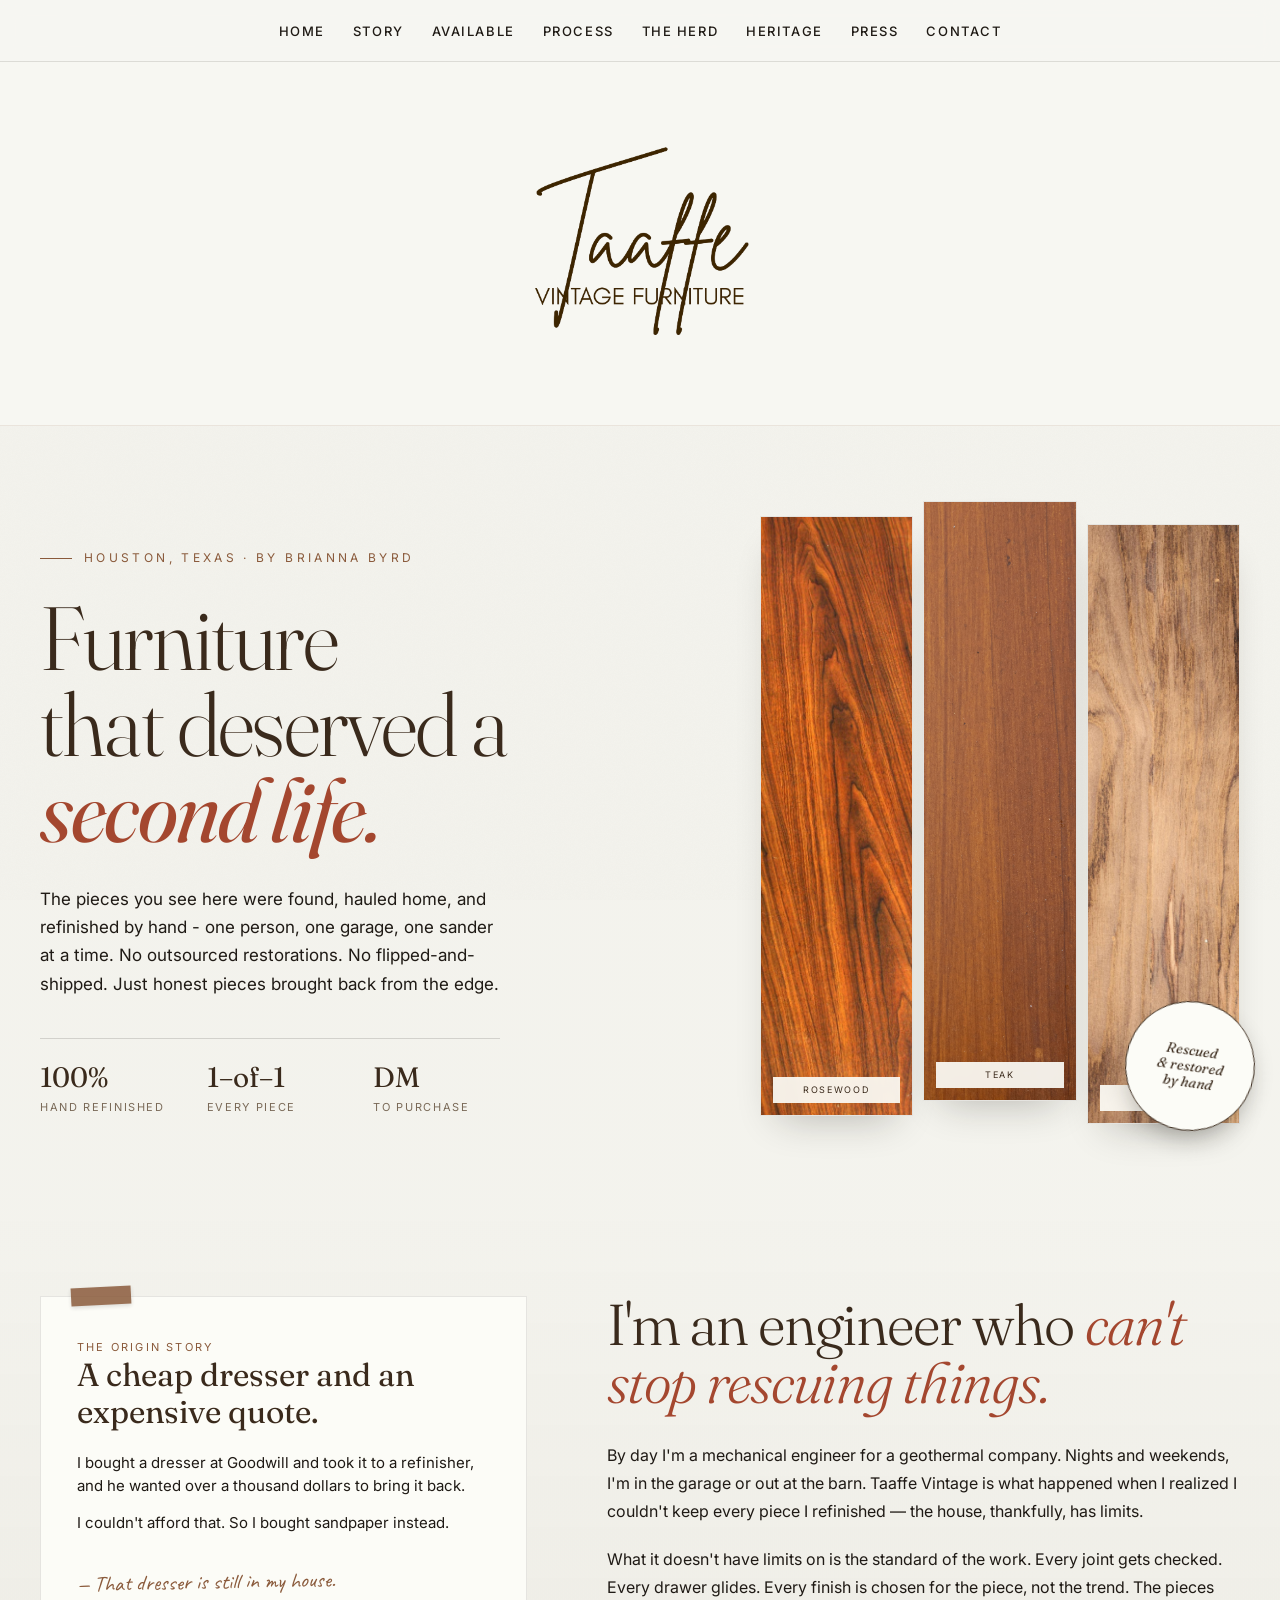
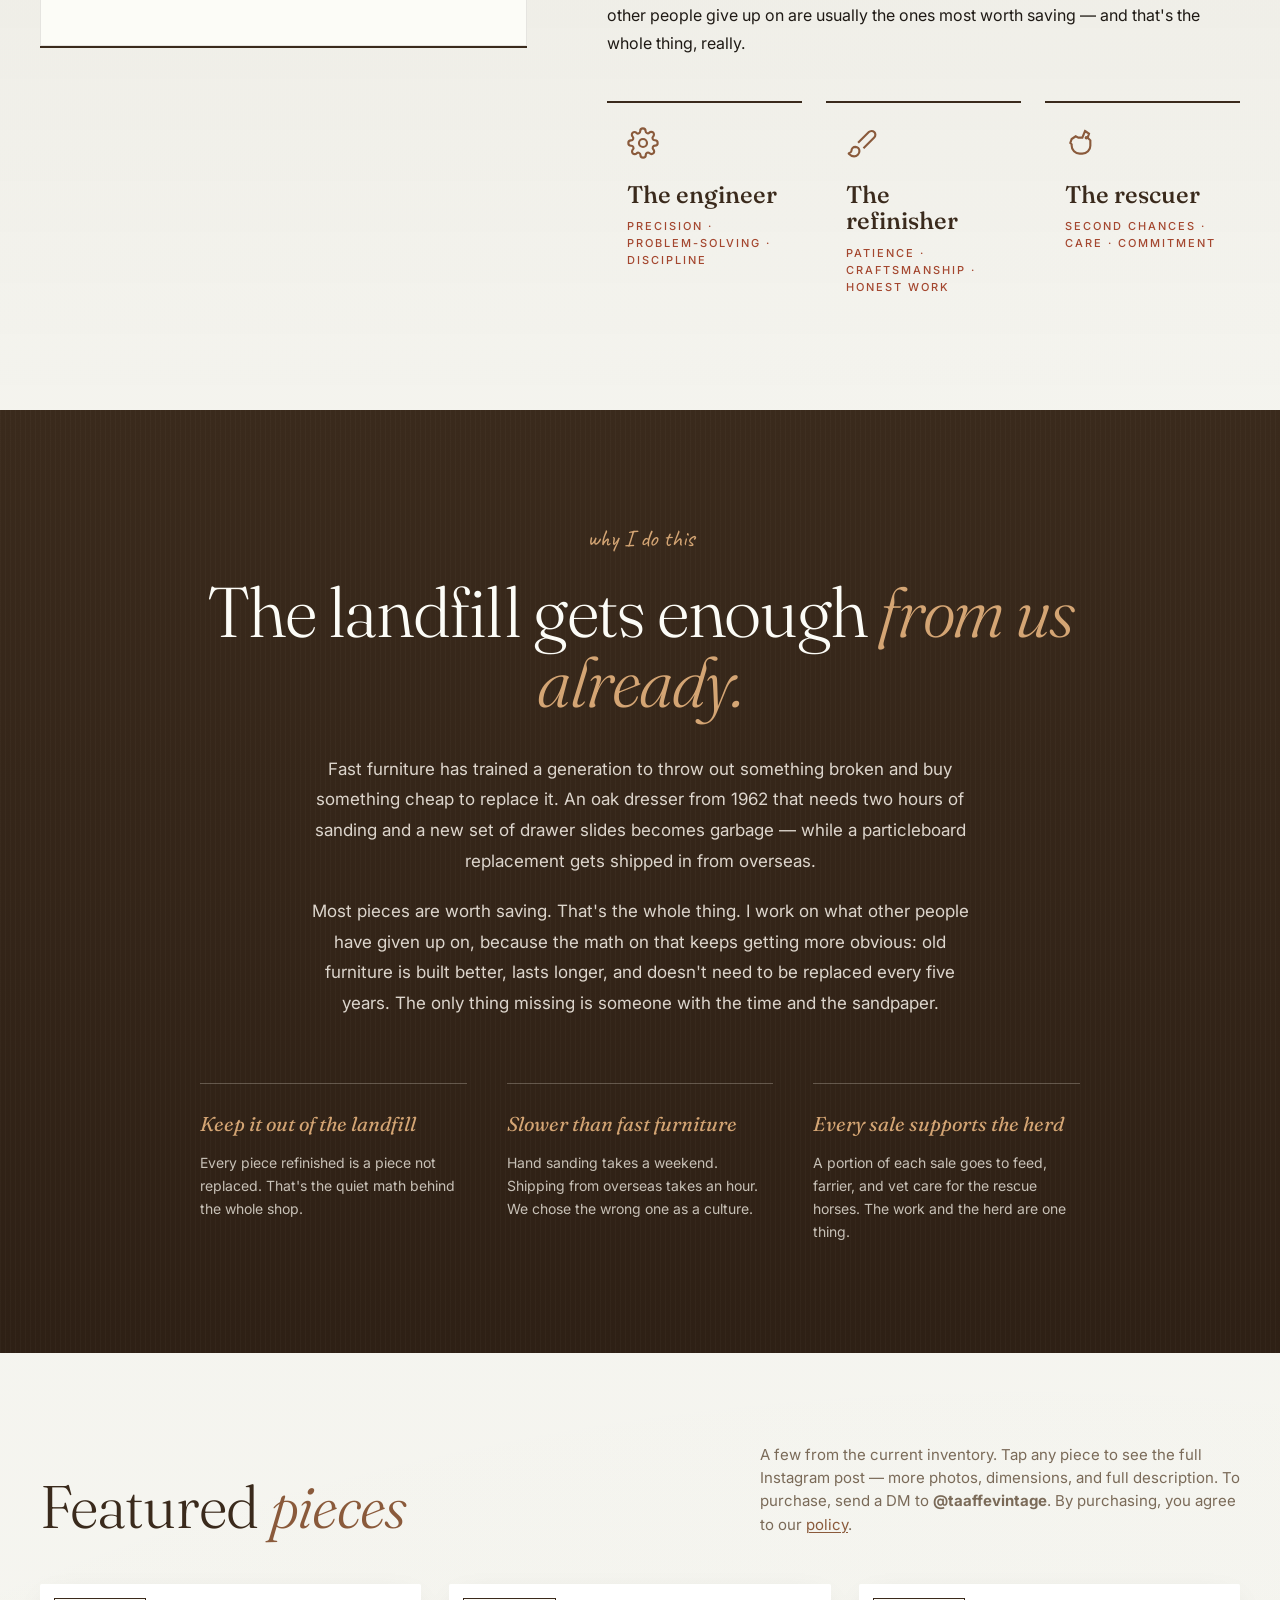
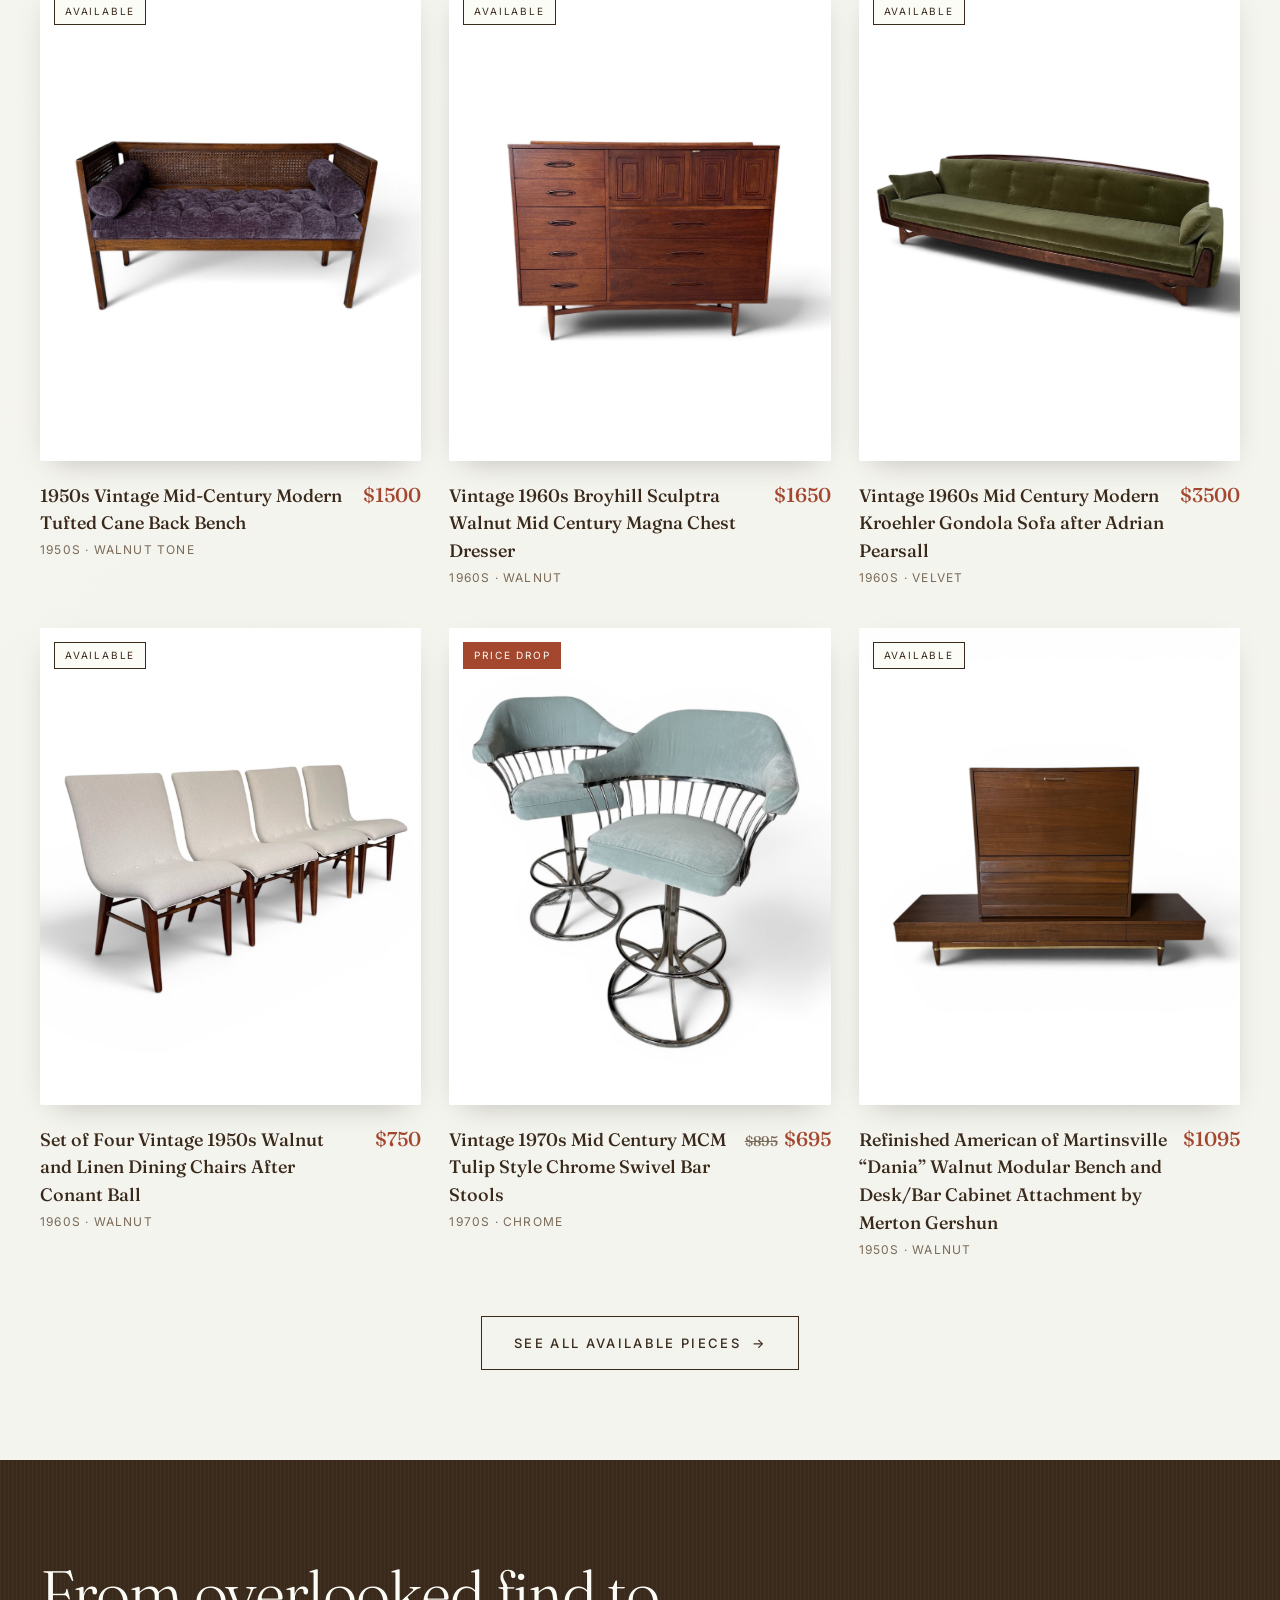
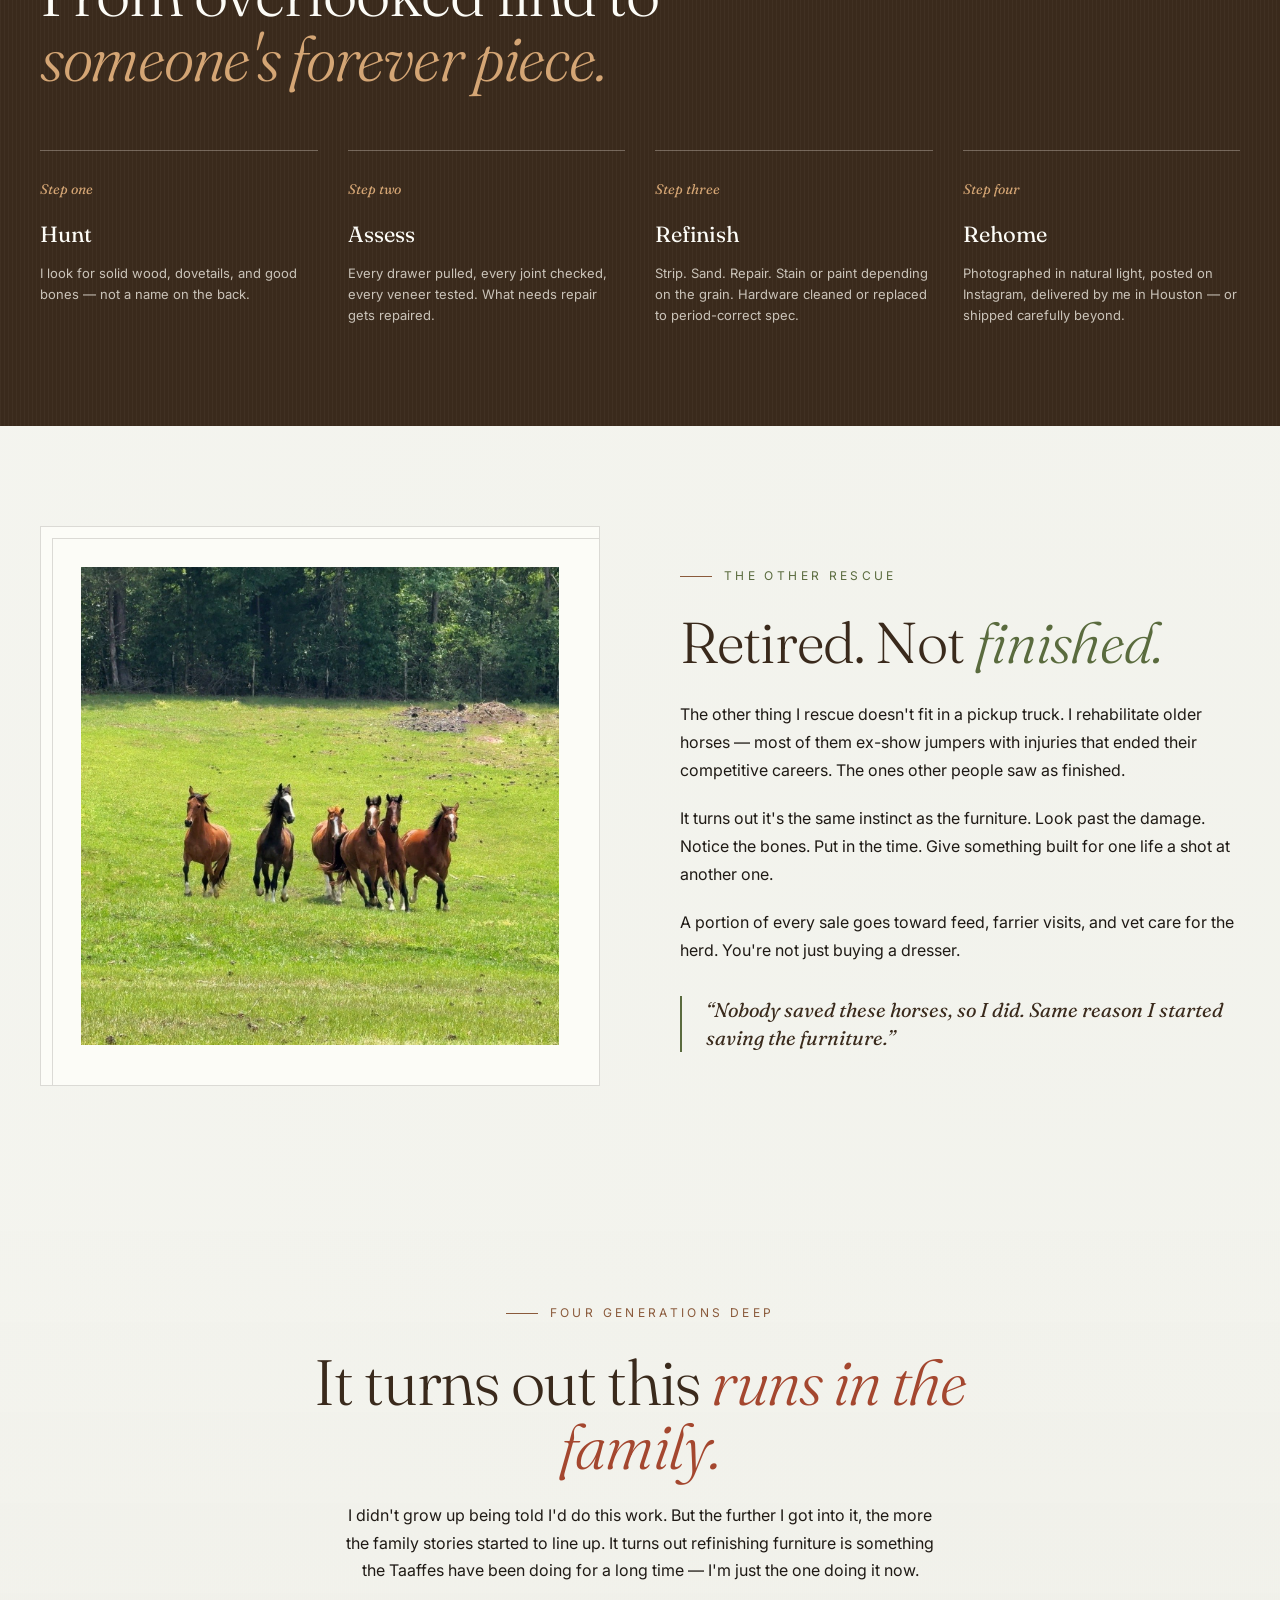
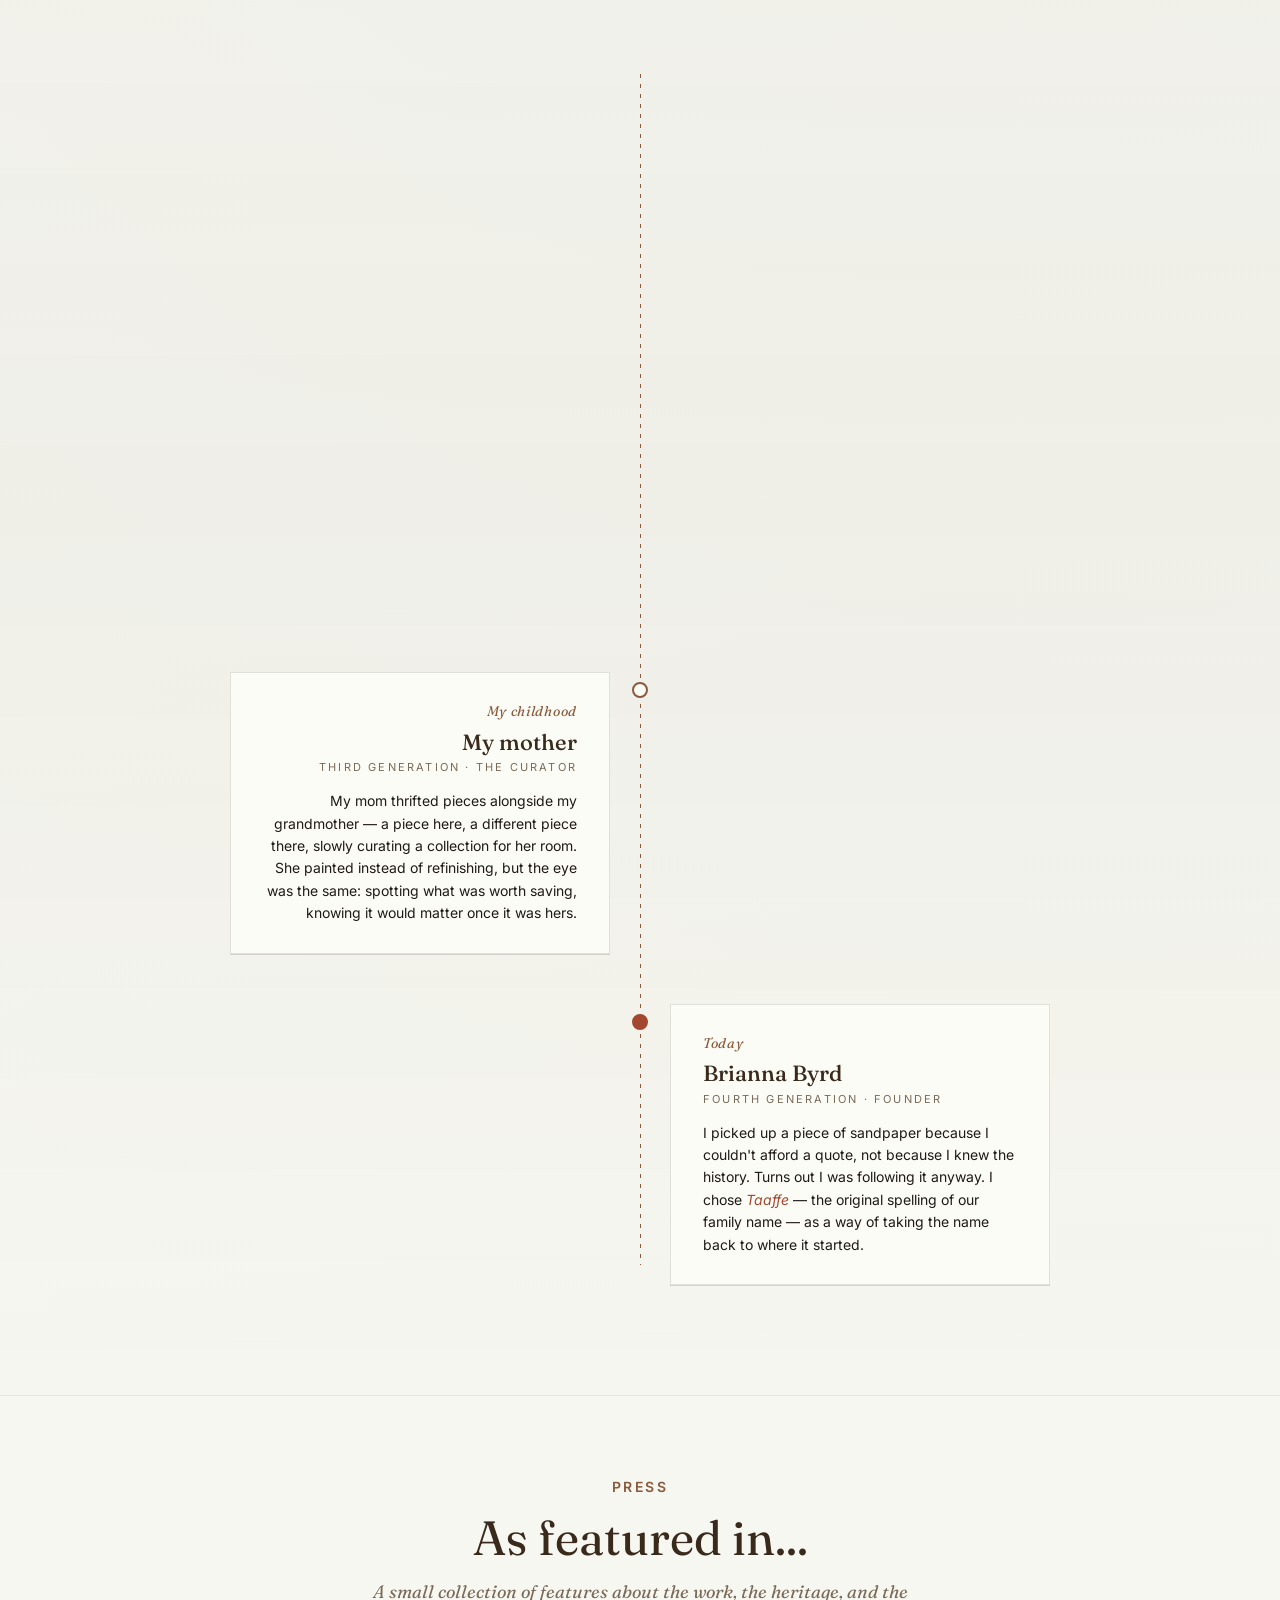
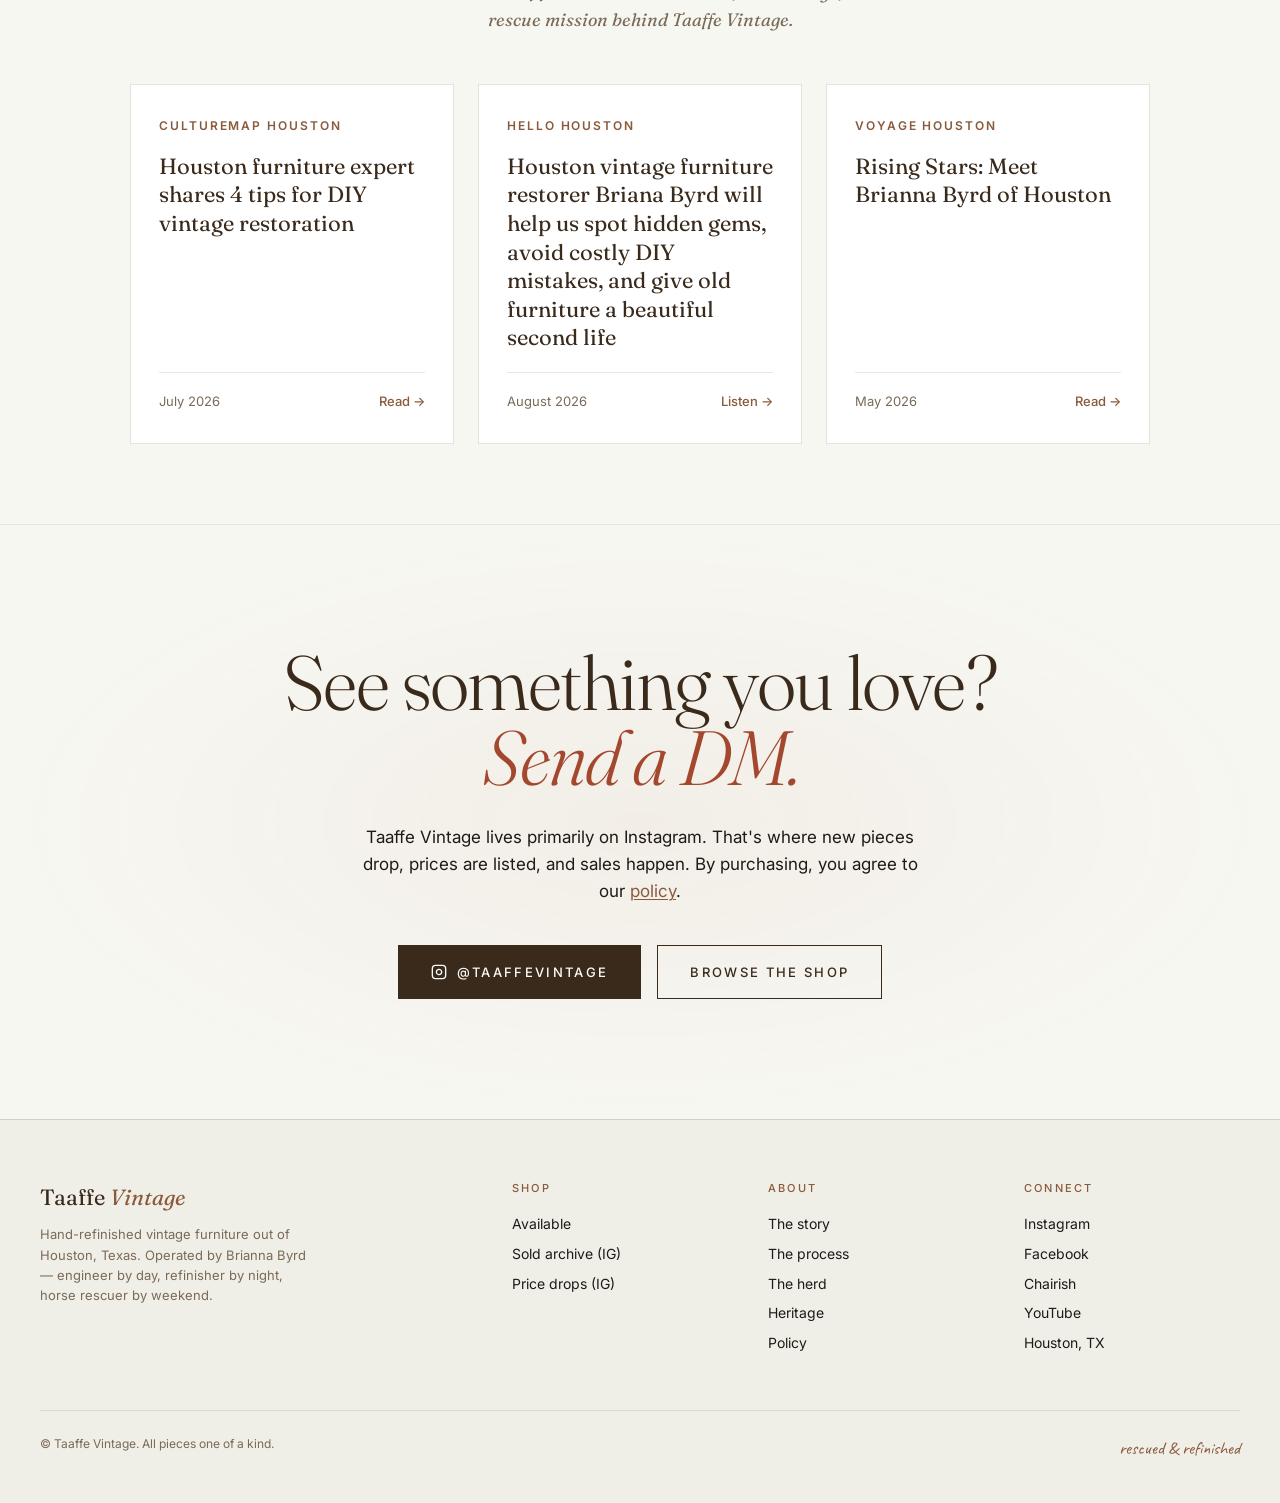
<file: index.html>
<!DOCTYPE html>
<html lang="en">
<head>
<meta charset="UTF-8" />
<meta name="viewport" content="width=device-width, initial-scale=1.0" />
<title>Taaffe Vintage — Furniture rescued and refinished in Houston</title>
<link rel="icon" type="image/png" sizes="32x32" href="/favicon-32x32.png">
<link rel="icon" type="image/png" sizes="16x16" href="/favicon-16x16.png">
<link rel="apple-touch-icon" sizes="180x180" href="/apple-touch-icon.png">
<link rel="manifest" href="/site.webmanifest">
<meta name="description" content="Houston-based vintage furniture, personally refinished by Brianna Byrd. Every piece hand-restored. DM to purchase on Instagram." />
<!-- TO ADD A FAVICON: upload favicon.png to your repo and uncomment the next line -->
<!-- <link rel="icon" type="image/png" href="favicon.png" /> -->
<link rel="preconnect" href="https://fonts.googleapis.com" />
<link rel="preconnect" href="https://fonts.gstatic.com" crossorigin />
<link href="https://fonts.googleapis.com/css2?family=Fraunces:ital,opsz,wght@0,9..144,300;0,9..144,400;0,9..144,500;0,9..144,600;1,9..144,400&family=Inter:wght@300;400;500;600&family=Caveat:wght@400;600&display=swap" rel="stylesheet" />
<link rel="stylesheet" href="styles.css" />

<style>
  /* Topbar nav — center it now that the brand-mark is gone */
  .topbar {
    justify-content: center;
  }
  .topbar nav {
    width: auto;
  }

  /* Big brand banner — sits between topbar and hero */
  .brand-banner {
    background: var(--paper, #F7F7F2);
    padding: 30px 24px 20px;
    text-align: center;
    border-bottom: 1px solid rgba(138, 90, 59, 0.12);
  }
  .brand-banner a {
    display: inline-block;
    line-height: 0; /* removes any extra space below the image */
  }
  .brand-banner-logo {
    width: 360px;
    max-width: 85%;
    height: auto;
    display: block;
    margin: 0 auto;
  }
  /* Tablet */
  @media (max-width: 900px) {
    .brand-banner { padding: 50px 20px 32px; }
    .brand-banner-logo { width: 290px; }
  }
  /* Phone */
  @media (max-width: 600px) {
    .brand-banner { padding: 40px 16px 24px; }
    .brand-banner-logo { width: 220px; }
  }

  /* ===== PRESS SECTION ===== */
  .press {
    background: var(--paper, #F7F7F2);
    padding: 80px 24px;
    border-top: 1px solid rgba(138, 90, 59, 0.12);
    border-bottom: 1px solid rgba(138, 90, 59, 0.12);
  }
  .press .container { max-width: 1100px; margin: 0 auto; }
  .press-header {
    text-align: center;
    margin-bottom: 50px;
  }
  .press-eyebrow {
    font-family: 'Inter', sans-serif;
    font-size: 14px;
    font-weight: 600;
    letter-spacing: 0.18em;
    color: var(--saddle, #8a5a3b);
    margin-bottom: 14px;
  }
  .press-title {
    font-family: 'Fraunces', serif;
    font-size: 48px;
    font-weight: 400;
    color: var(--walnut, #3a2a1c);
    margin: 0 0 14px;
    line-height: 1.1;
  }
  .press-title em {
    font-style: italic;
    font-weight: 400;
  }
  .press-sub {
    font-family: 'Fraunces', serif;
    font-style: italic;
    font-size: 18px;
    color: var(--muted, #7a6a58);
    max-width: 540px;
    margin: 0 auto;
  }
  .press-grid {
    display: grid;
    grid-template-columns: repeat(auto-fit, minmax(320px, 1fr));
    gap: 24px;
  }
  .press-card {
    display: flex;
    flex-direction: column;
    padding: 32px 28px;
    background: #fff;
    border: 1px solid rgba(138, 90, 59, 0.18);
    text-decoration: none;
    color: inherit;
    transition: transform 0.2s ease, box-shadow 0.2s ease, border-color 0.2s ease;
    min-height: 200px;
  }
  .press-card:hover {
    transform: translateY(-3px);
    box-shadow: 0 8px 24px rgba(58, 42, 28, 0.10);
    border-color: rgba(138, 90, 59, 0.4);
  }
  .press-card-publication {
    font-family: 'Inter', sans-serif;
    font-size: 12px;
    font-weight: 600;
    letter-spacing: 0.16em;
    color: var(--saddle, #8a5a3b);
    text-transform: uppercase;
    margin-bottom: 16px;
  }
  .press-card-title {
    font-family: 'Fraunces', serif;
    font-size: 22px;
    font-weight: 400;
    color: var(--walnut, #3a2a1c);
    line-height: 1.3;
    margin: 0 0 auto 0;
  }
  .press-card-meta {
    display: flex;
    justify-content: space-between;
    align-items: center;
    margin-top: 20px;
    padding-top: 18px;
    border-top: 1px solid rgba(138, 90, 59, 0.15);
  }
  .press-card-date {
    font-family: 'Inter', sans-serif;
    font-size: 13px;
    color: var(--muted, #7a6a58);
  }
  .press-card-arrow {
    font-family: 'Inter', sans-serif;
    font-size: 13px;
    font-weight: 500;
    color: var(--saddle, #8a5a3b);
  }
  /* Tablet */
  @media (max-width: 900px) {
    .press { padding: 60px 20px; }
    .press-title { font-size: 40px; }
  }
  /* Phone */
  @media (max-width: 600px) {
    .press { padding: 50px 16px; }
    .press-title { font-size: 34px; }
    .press-grid { grid-template-columns: 1fr; }
  }
</style>
</head>
<body>

<header class="topbar">
  <nav>
    <ul>
      <li><a href="index.html">Home</a></li>
      <li><a href="#story">Story</a></li>
      <li><a href="available.html">Available</a></li>
      <li><a href="#process">Process</a></li>
      <li><a href="#horses">The Herd</a></li>
      <li><a href="#heritage">Heritage</a></li>
      <li><a href="#press">Press</a></li>
      <li><a href="#contact">Contact</a></li>
    </ul>
  </nav>
</header>

<!-- BIG BRAND BANNER -->
<section class="brand-banner">
  <a href="index.html" aria-label="Taaffe Vintage home">
    <img class="brand-banner-logo" src="logo.png" alt="Taaffe Vintage" />
  </a>
</section>

<section class="hero" id="top">
  <div class="hero-grid">
    <div>
      <div class="eyebrow">Houston, Texas &middot; By Brianna Byrd</div>
      <h1 class="hero-title">Furniture<br/>that deserved a <em>second life.</em></h1>
      <p class="hero-sub">
        The pieces you see here were found, hauled home, and refinished by hand - one person, one garage, one sander at a time. No outsourced restorations. No flipped-and-shipped. Just honest pieces brought back from the edge.
      </p>
      <div class="hero-meta">
        <div><span class="num">100%</span><span class="lab">Hand refinished</span></div>
        <div><span class="num">1&ndash;of&ndash;1</span><span class="lab">Every piece</span></div>
        <div><span class="num">DM</span><span class="lab">To purchase</span></div>
      </div>
    </div>

    <div class="hero-visual">
      <div class="wood-panels">
        <div class="wood-panel">
          <img src="rosewood.jpg" alt="Rosewood grain"/>
          <div class="panel-label">Rosewood</div>
        </div>
        <div class="wood-panel">
          <img src="teak.jpg" alt="Teak grain"/>
          <div class="panel-label">Teak</div>
        </div>
        <div class="wood-panel">
          <img src="walnut.jpg" alt="Walnut grain"/>
          <div class="panel-label">Walnut</div>
        </div>
      </div>
      <div class="wood-stamp">
        <span>Rescued<br/><em>&amp; restored</em><br/>by hand</span>
      </div>
    </div>
  </div>
</section>

<!-- STORY -->
<section class="story" id="story">
  <div class="container">
    <div class="story-grid">
      <div class="story-card reveal">
        <span class="story-label">The origin story</span>
        <h3>A cheap dresser and an expensive quote.</h3>
        <p>I bought a dresser at Goodwill and took it to a refinisher, and he wanted over a thousand dollars to bring it back.</p>
        <p>I couldn't afford that. So I bought sandpaper instead.</p>
        <p class="note">— That dresser is still in my house.</p>
      </div>
      <div class="story-copy reveal">
        <h2>I'm an engineer who <em>can't stop rescuing things.</em></h2>
        <p>By day I'm a mechanical engineer for a geothermal company. Nights and weekends, I'm in the garage or out at the barn. Taaffe Vintage is what happened when I realized I couldn't keep every piece I refinished — the house, thankfully, has limits.</p>
        <p>What it doesn't have limits on is the standard of the work. Every joint gets checked. Every drawer glides. Every finish is chosen for the piece, not the trend. The pieces other people give up on are usually the ones most worth saving — and that's the whole thing, really.</p>
        <div class="three-hats">
          <div class="hat">
            <svg class="hat-icon" viewBox="0 0 24 24" fill="none" stroke="currentColor" stroke-width="1.6"><circle cx="12" cy="12" r="3"/><path d="M19.4 15a1.65 1.65 0 00.33 1.82l.06.06a2 2 0 11-2.83 2.83l-.06-.06a1.65 1.65 0 00-1.82-.33 1.65 1.65 0 00-1 1.51V21a2 2 0 01-4 0v-.09a1.65 1.65 0 00-1-1.51 1.65 1.65 0 00-1.82.33l-.06.06a2 2 0 11-2.83-2.83l.06-.06a1.65 1.65 0 00.33-1.82 1.65 1.65 0 00-1.51-1H3a2 2 0 010-4h.09a1.65 1.65 0 001.51-1 1.65 1.65 0 00-.33-1.82l-.06-.06a2 2 0 112.83-2.83l.06.06a1.65 1.65 0 001.82.33h0a1.65 1.65 0 001-1.51V3a2 2 0 014 0v.09a1.65 1.65 0 001 1.51h0a1.65 1.65 0 001.82-.33l.06-.06a2 2 0 112.83 2.83l-.06.06a1.65 1.65 0 00-.33 1.82v0a1.65 1.65 0 001.51 1H21a2 2 0 010 4h-.09a1.65 1.65 0 00-1.51 1z"/></svg>
            <h4>The engineer</h4>
            <div class="hat-tags">Precision &middot; Problem-solving &middot; Discipline</div>
          </div>
          <div class="hat">
            <svg class="hat-icon" viewBox="0 0 24 24" fill="none" stroke="currentColor" stroke-width="1.6"><path d="M9.06 11.9l8.07-8.06a2.85 2.85 0 114.03 4.03l-8.06 8.08"/><path d="M7.07 14.94c-1.66 0-3 1.35-3 3.02 0 1.33-2.5 1.52-2 2.02 1.08 1.1 2.49 2.02 4 2.02 2.2 0 4-1.8 4-4.04a3.01 3.01 0 00-3-3.02z"/></svg>
            <h4>The refinisher</h4>
            <div class="hat-tags">Patience &middot; Craftsmanship &middot; Honest Work</div>
          </div>
          <div class="hat">
            <svg class="hat-icon" viewBox="0 0 24 24" fill="none" stroke="currentColor" stroke-width="1.6"><path d="M15 3l3 2-1 3 2 2v4a6 6 0 01-6 6h-2a6 6 0 01-6-6v-1l-1-1 1-3 3-2 2 1h3l2-5z"/><circle cx="16" cy="8" r="0.5" fill="currentColor"/></svg>
            <h4>The rescuer</h4>
            <div class="hat-tags">Second Chances &middot; Care &middot; Commitment</div>
          </div>
        </div>
      </div>
    </div>
  </div>
</section>

<!-- MISSION -->
<section class="mission">
  <div class="container">
    <div class="mission-inner reveal">
      <span class="mission-eyebrow">why I do this</span>
      <h2>The landfill gets enough <em>from us already.</em></h2>
      <p>Fast furniture has trained a generation to throw out something broken and buy something cheap to replace it. An oak dresser from 1962 that needs two hours of sanding and a new set of drawer slides becomes garbage — while a particleboard replacement gets shipped in from overseas.</p>
      <p>Most pieces are worth saving. That's the whole thing. I work on what other people have given up on, because the math on that keeps getting more obvious: old furniture is built better, lasts longer, and doesn't need to be replaced every five years. The only thing missing is someone with the time and the sandpaper.</p>
      <div class="mission-pillars">
        <div class="pillar"><h4>Keep it out of the landfill</h4><p>Every piece refinished is a piece not replaced. That's the quiet math behind the whole shop.</p></div>
        <div class="pillar"><h4>Slower than fast furniture</h4><p>Hand sanding takes a weekend. Shipping from overseas takes an hour. We chose the wrong one as a culture.</p></div>
        <div class="pillar"><h4>Every sale supports the herd</h4><p>A portion of each sale goes to feed, farrier, and vet care for the rescue horses. The work and the herd are one thing.</p></div>
      </div>
    </div>
  </div>
</section>

<!-- AVAILABLE — homepage teaser of 6 featured pieces -->
<section class="available" id="available">
  <div class="container">
    <div class="section-head">
      <h2>Featured <em>pieces</em></h2>
      <p>A few from the current inventory. Tap any piece to see the full Instagram post — more photos, dimensions, and full description. To purchase, send a DM to <strong>@taaffevintage</strong>. By purchasing, you agree to our <a href="#" class="policy-link" data-open-policy>policy</a>.</p>
    </div>
    <div class="piece-grid" id="pieceGrid"></div>
    <div class="see-all-wrap">
      <a href="available.html" class="btn">See all available pieces &nbsp;→</a>
    </div>
  </div>
</section>

<!-- PROCESS -->
<section class="process" id="process">
  <div class="container">
    <h2>From overlooked find to <em>someone's forever piece.</em></h2>
    <div class="steps">
      <div class="step"><span class="step-num">Step one</span><h3>Hunt</h3><p>I look for solid wood, dovetails, and good bones — not a name on the back.</p></div>
      <div class="step"><span class="step-num">Step two</span><h3>Assess</h3><p>Every drawer pulled, every joint checked, every veneer tested. What needs repair gets repaired.</p></div>
      <div class="step"><span class="step-num">Step three</span><h3>Refinish</h3><p>Strip. Sand. Repair. Stain or paint depending on the grain. Hardware cleaned or replaced to period-correct spec.</p></div>
      <div class="step"><span class="step-num">Step four</span><h3>Rehome</h3><p>Photographed in natural light, posted on Instagram, delivered by me in Houston — or shipped carefully beyond.</p></div>
    </div>
  </div>
</section>

<!-- HORSES -->
<section class="horses" id="horses">
  <div class="container">
    <div class="horses-grid">
      <div class="horses-visual reveal">
        <!-- TO ADD A REAL HORSE PHOTO: replace this entire <svg> with: <img src="herd.jpg" alt="One of the rescue horses" style="width:100%;height:100%;object-fit:cover;"/> -->
        <img src="horses.png" alt="The rescue horses" style="width:100%;height:100%;object-fit:cover;"/>
      </div>
      <div class="horses-copy reveal">
        <div class="eyebrow" style="color: var(--moss);">The other rescue</div>
        <h2 style="font-family: 'Fraunces', serif; font-weight: 300; font-size: clamp(38px, 4.5vw, 60px); line-height: 1.02; letter-spacing: -0.015em; color: var(--walnut); margin-bottom: 28px;">Retired. Not <em>finished.</em></h2>
        <p>The other thing I rescue doesn't fit in a pickup truck. I rehabilitate older horses — most of them ex-show jumpers with injuries that ended their competitive careers. The ones other people saw as finished.</p>
        <p>It turns out it's the same instinct as the furniture. Look past the damage. Notice the bones. Put in the time. Give something built for one life a shot at another one.</p>
        <p>A portion of every sale goes toward feed, farrier visits, and vet care for the herd. You're not just buying a dresser.</p>
        <blockquote class="horse-quote">
          &ldquo;Nobody saved these horses, so I did. Same reason I started saving the furniture.&rdquo;
        </blockquote>
      </div>
    </div>
  </div>
</section>

<!-- HERITAGE -->
<section class="heritage" id="heritage">
  <div class="container">
    <div class="heritage-intro reveal">
      <div class="eyebrow" style="justify-content: center;">Four generations deep</div>
      <h2>It turns out this <em>runs in the family.</em></h2>
      <p>I didn't grow up being told I'd do this work. But the further I got into it, the more the family stories started to line up. It turns out refinishing furniture is something the Taaffes have been doing for a long time — I'm just the one doing it now.</p>
    </div>
    <div class="timeline">
      <div class="gen reveal">
        <div class="gen-card">
          <div class="gen-year">Early 1900s</div>
          <div class="gen-name">Great-Grandfather</div>
          <div class="gen-role">Carpenter &middot; Swedish immigrant</div>
          <div class="gen-detail">Left Sweden with his wife for America and brought his business with him. Trained as a carpenter, he laid the hardwood floors inside <em>John Wayne's house</em> — floors that are, as far as we know, still there.</div>
        </div>
        <div class="gen-dot"><div class="gen-dot-inner filled"></div></div>
      </div>
      <div class="gen reveal">
        <div class="gen-dot"><div class="gen-dot-inner"></div></div>
        <div class="gen-card">
          <div class="gen-year">Mid-century</div>
          <div class="gen-name">My grandmother &amp; her twin</div>
          <div class="gen-role">Second generation</div>
          <div class="gen-detail">My grandmother's twin sister refinished furniture exactly the way I do now — the same steps, the same patience, decades before I was born. The tools stayed in the family even when the trade went quiet.</div>
        </div>
      </div>
      <div class="gen reveal">
        <div class="gen-card">
          <div class="gen-year">My childhood</div>
          <div class="gen-name">My mother</div>
          <div class="gen-role">Third generation &middot; The curator</div>
          <div class="gen-detail">My mom thrifted pieces alongside my grandmother — a piece here, a different piece there, slowly curating a collection for her room. She painted instead of refinishing, but the eye was the same: spotting what was worth saving, knowing it would matter once it was hers.</div>
        </div>
        <div class="gen-dot"><div class="gen-dot-inner"></div></div>
      </div>
      <div class="gen reveal">
        <div class="gen-dot"><div class="gen-dot-inner filled"></div></div>
        <div class="gen-card">
          <div class="gen-year">Today</div>
          <div class="gen-name">Brianna Byrd</div>
          <div class="gen-role">Fourth generation &middot; Founder</div>
          <div class="gen-detail">I picked up a piece of sandpaper because I couldn't afford a quote, not because I knew the history. Turns out I was following it anyway. I chose <em>Taaffe</em> — the original spelling of our family name — as a way of taking the name back to where it started.</div>
        </div>
      </div>
    </div>
  </div>
</section>

<!-- PRESS / FEATURED IN -->
<!-- =====================================================================
     TO ADD A NEW ARTICLE LATER: copy one of the <a class="press-card">...</a>
     blocks below, paste it inside <div class="press-grid">, and update the
     publication, headline, date, and href. That's it.
     ===================================================================== -->
<section class="press" id="press">
  <div class="container">
    <div class="press-header">
      <div class="press-eyebrow">PRESS</div>
      <h2 class="press-title">As featured in...</h2>
      <p class="press-sub">A small collection of features about the work, the heritage, and the rescue mission behind Taaffe Vintage.</p>
    </div>

    <div class="press-grid">

      <!-- ARTICLE: Voyage Houston -->
      <a class="press-card"
         href="https://houston.culturemap.com/news/home-design/brianna-byrd-taaffe-vintage-furniture/"
         target="_blank"
         rel="noopener noreferrer">
        <div class="press-card-publication">CultureMap Houston</div>
        <h3 class="press-card-title">Houston furniture expert shares 4 tips for DIY vintage restoration</h3>
        <div class="press-card-meta">
          <span class="press-card-date">July 2026</span>
          <span class="press-card-arrow">Read →</span>
        </div>
      </a>
      <a class="press-card"
         href="https://www.youtube.com/live/H6Zdy1julNI?si=CBvzNwYeyxkx9u_m&t=2987"
         target="_blank"
         rel="noopener noreferrer">
        <div class="press-card-publication">Hello Houston</div>
        <h3 class="press-card-title">Houston vintage furniture restorer Briana Byrd will help us spot hidden gems, avoid costly DIY mistakes, and give old furniture a beautiful second life</h3>
        <div class="press-card-meta">
          <span class="press-card-date">August 2026</span>
          <span class="press-card-arrow">Listen →</span>
        </div>
      </a>
      <a class="press-card"
         href="https://voyagehouston.com/interview/rising-stars-meet-brianna-byrd-of-houston"
         target="_blank"
         rel="noopener noreferrer">
        <div class="press-card-publication">Voyage Houston</div>
        <h3 class="press-card-title">Rising Stars: Meet Brianna Byrd of Houston</h3>
        <div class="press-card-meta">
          <span class="press-card-date">May 2026</span>
          <span class="press-card-arrow">Read →</span>
        </div>
      </a>

      <!-- TEMPLATE FOR FUTURE ARTICLES — copy this block and edit
      <a class="press-card"
         href="https://example.com/article-url"
         target="_blank"
         rel="noopener noreferrer">
        <div class="press-card-publication">Publication Name</div>
        <h3 class="press-card-title">Headline of the article goes here.</h3>
        <div class="press-card-meta">
          <span class="press-card-date">Month Year</span>
          <span class="press-card-arrow">Read →</span>
        </div>
      </a>
      -->

    </div>
  </div>
</section>

<!-- CTA -->
<section class="cta" id="contact">
  <div class="container">
    <h2>See something you love?<br/><em>Send a DM.</em></h2>
    <p>Taaffe Vintage lives primarily on Instagram. That's where new pieces drop, prices are listed, and sales happen. By purchasing, you agree to our <a href="#" class="policy-link" data-open-policy>policy</a>.</p>
    <div class="cta-buttons">
      <a href="https://www.instagram.com/taaffevintage/" class="btn primary" target="_blank" rel="noopener">
        <svg width="16" height="16" viewBox="0 0 24 24" fill="none" stroke="currentColor" stroke-width="2"><rect x="2" y="2" width="20" height="20" rx="5"/><path d="M16 11.37A4 4 0 1112.63 8 4 4 0 0116 11.37zM17.5 6.5h.01"/></svg>
        @taaffevintage
      </a>
      <a href="available.html" class="btn">Browse the shop</a>
    </div>
  </div>
</section>

<footer>
  <div class="foot-grid">
    <div>
      <div class="foot-brand">Taaffe <em>Vintage</em></div>
      <p class="foot-tag">Hand-refinished vintage furniture out of Houston, Texas. Operated by Brianna Byrd — engineer by day, refinisher by night, horse rescuer by weekend.</p>
    </div>
    <div class="foot-col">
      <h5>Shop</h5>
      <a href="available.html">Available</a>
      <a href="https://www.instagram.com/taaffevintage/" target="_blank" rel="noopener">Sold archive (IG)</a>
      <a href="https://www.instagram.com/taaffevintage/" target="_blank" rel="noopener">Price drops (IG)</a>
    </div>
    <div class="foot-col">
      <h5>About</h5>
      <a href="#story">The story</a>
      <a href="#process">The process</a>
      <a href="#horses">The herd</a>
      <a href="#heritage">Heritage</a>
      <a href="#" class="policy-link" data-open-policy>Policy</a>
    </div>
    <div class="foot-col">
      <h5>Connect</h5>
      <a href="https://www.instagram.com/taaffevintage/" target="_blank" rel="noopener">Instagram</a>
      <a href="https://www.facebook.com/taaffevintagefurniture" target="_blank" rel="noopener">Facebook</a>
      <a href="https://www.chairish.com/shop/taaffevintage" target="_blank" rel="noopener">Chairish</a>
      <a href="https://www.youtube.com/@TaaffeVintage" target="_blank" rel="noopener">YouTube</a>
      <span>Houston, TX</span>
    </div>
  </div>
  <div class="foot-bottom">
    <span>&copy; Taaffe Vintage. All pieces one of a kind.</span>
    <span class="script" style="font-size: 18px; color: var(--saddle);">rescued &amp; refinished</span>
  </div>
</footer>

<!-- POLICY MODAL -->
<div class="policy-modal" id="policyModal" aria-hidden="true">
  <div class="policy-backdrop" data-close-policy></div>
  <div class="policy-panel" role="dialog" aria-labelledby="policyTitle">
    <button class="policy-close" data-close-policy aria-label="Close policy">&times;</button>
    <div class="policy-content">
      <div class="eyebrow" style="justify-content: center; margin-bottom: 14px;">For your records</div>
      <h2 id="policyTitle">Our <em>policy</em></h2>

      <div class="policy-section">
        <h3>Sales &amp; Holds</h3>
        <p>Thank you for following Taaffe Vintage. Our inventory consists of vintage, antique, or preowned pieces and will show signs of age, use, repair, wear, and imperfection consistent with their history. Scratches, scuffs, stains, chips, veneer repairs, and other signs of use may be present.</p>
        <p>Descriptions, dimensions, wood species, age estimates, designer attributions, and condition notes reflect our general observations and research, but are not guaranteed. <strong>Listing photos and descriptions</strong> are provided as a general representation of the item and <strong>may not capture every detail, imperfection, repair, or sign of wear.</strong></p>
        <p>Buyers are responsible for reviewing all photos carefully, visiting the item in-person for an inspection, and requesting any additional information, measurements, photos, or videos prior to purchase if condition or suitability is a concern.</p>
        <p><strong>All items are sold as-is and all sales are final.</strong></p>
        <p>Items are listed across multiple platforms (Instagram, Facebook Marketplace, and others) and sold first-come, first-served. <strong>Availability is not guaranteed until a deposit or full payment has been received.</strong></p>
        <p>Pieces cannot be held without a non-refundable deposit of 50% of the purchase price. Once a deposit has been paid, items must be picked up or have delivery arranged within 30 days. Items not picked up within 30 days will be relisted, and deposits are not refunded.</p>
      </div>

      <div class="policy-section">
        <h3>Delivery &amp; Pickup</h3>
        <p>Pickup is available <strong>by appointment in Kingwood, TX</strong> (NE Houston area).</p>
        <p>Local curbside delivery is available for an additional cost based on mileage. To arrange delivery, we'll first confirm the exact delivery address, agreed-upon date and time, and final delivery cost. After the delivery plan is confirmed, a 50% non-refundable deposit on the piece is required to lock in the schedule. The remaining balance is due upon delivery.</p>
        <p>Confirming the exact address before quoting protects both of us — quotes are based on actual mileage, not approximate location. We encourage a viewing in person before purchasing to ensure you are happy with the item, as all items are sold in as-is condition.</p>
        <p>If you arrange a third-party transport service (whether recommended by us or arranged by you), <strong>full payment for the piece is required before the item leaves our possession.</strong> The transporter is hired and paid directly by you. Any damage during pickup, transit, or drop-off is between you and the transporter. Taaffe Vintage assumes no liability for items once they leave our possession.</p>
      </div>

      <div class="policy-section">
        <h3>Payment</h3>
        <p>We accept Apple Pay, Google Pay, Venmo, Zelle, PayPal, and Cash App. Standard "friends and family" or peer-to-peer transfers carry no fee on either side.</p>
        <p>If you prefer a protected payment option (PayPal Goods &amp; Services, Venmo Goods &amp; Services, or any payment method that includes purchase protection), we ask that you cover the associated processing fee. This keeps pricing fair for buyers who pay with no-fee options.</p>
      </div>

      <p class="policy-thanks">Thank you for supporting our small business.</p>
    </div>
  </div>
</div>

<!-- DATA + LOGIC -->
<script src="pieces.js"></script>
<script src="site.js"></script>

</body>
</html>
</file>
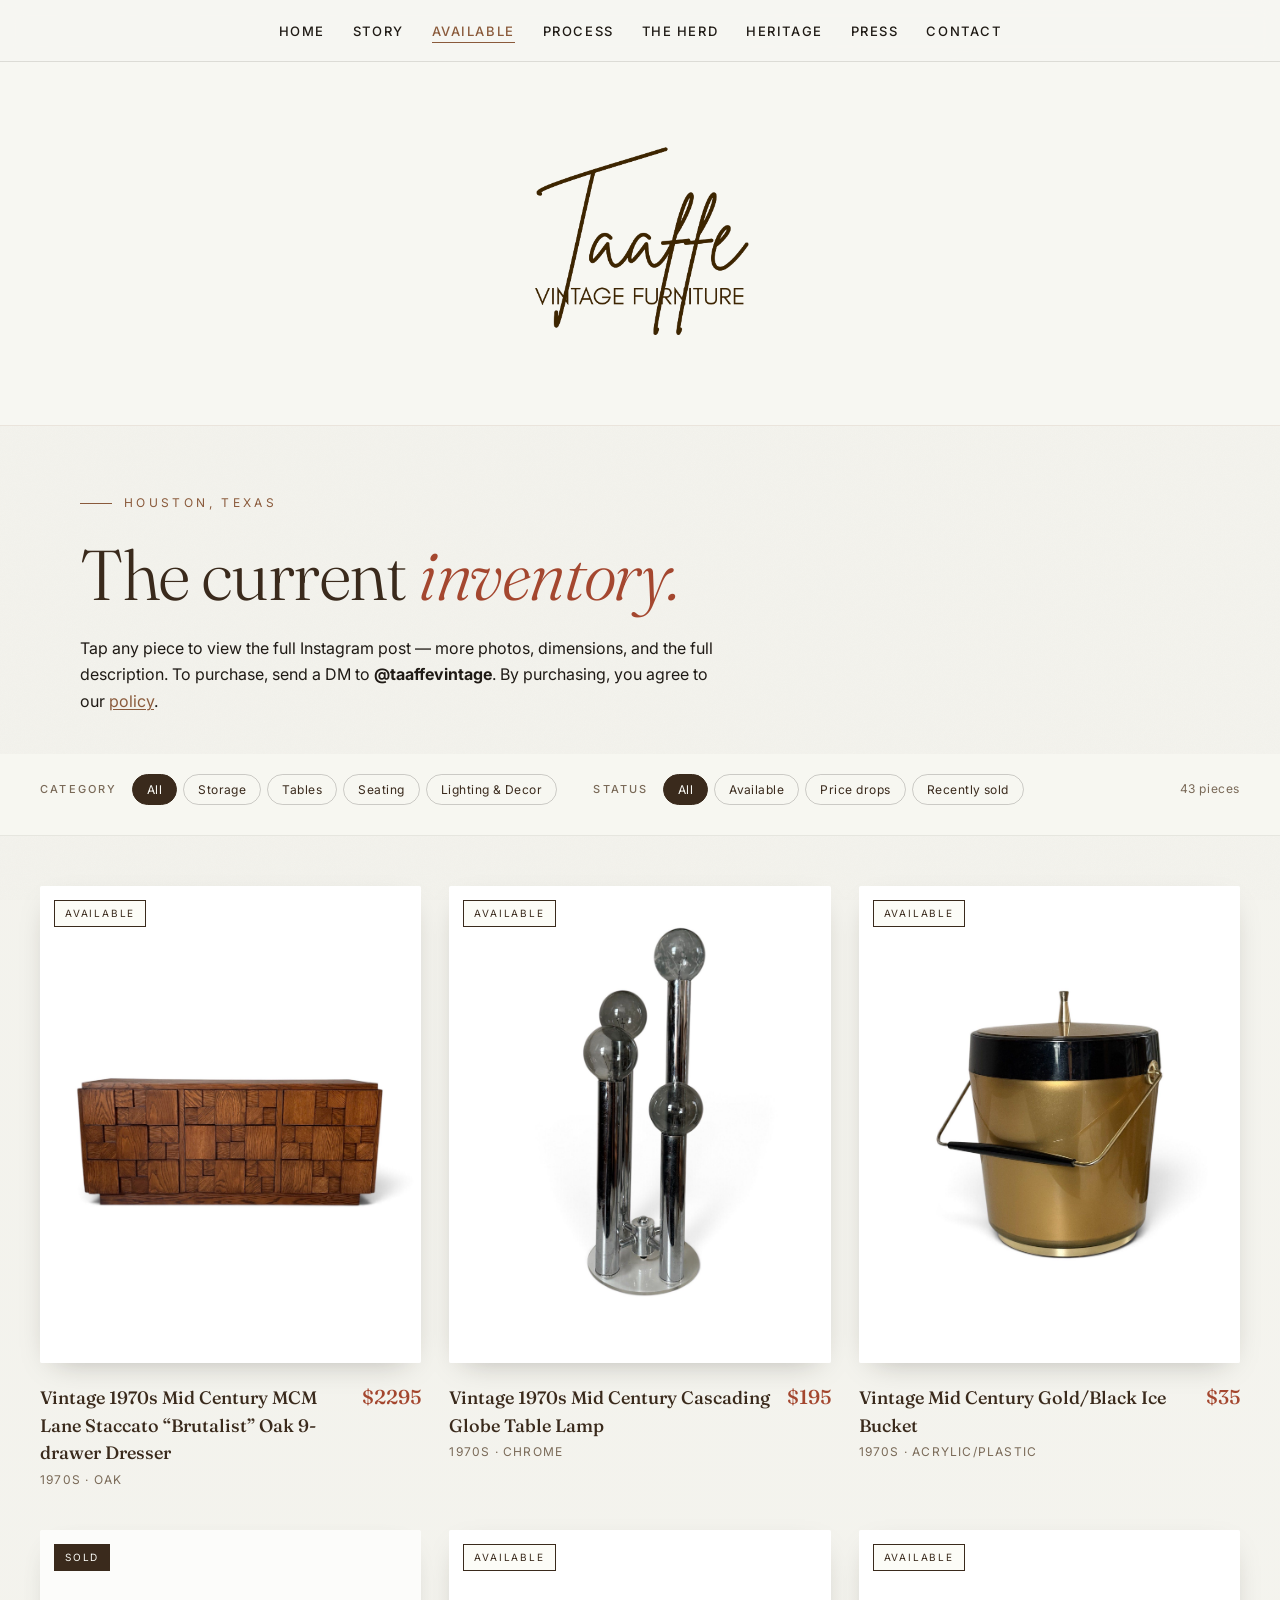
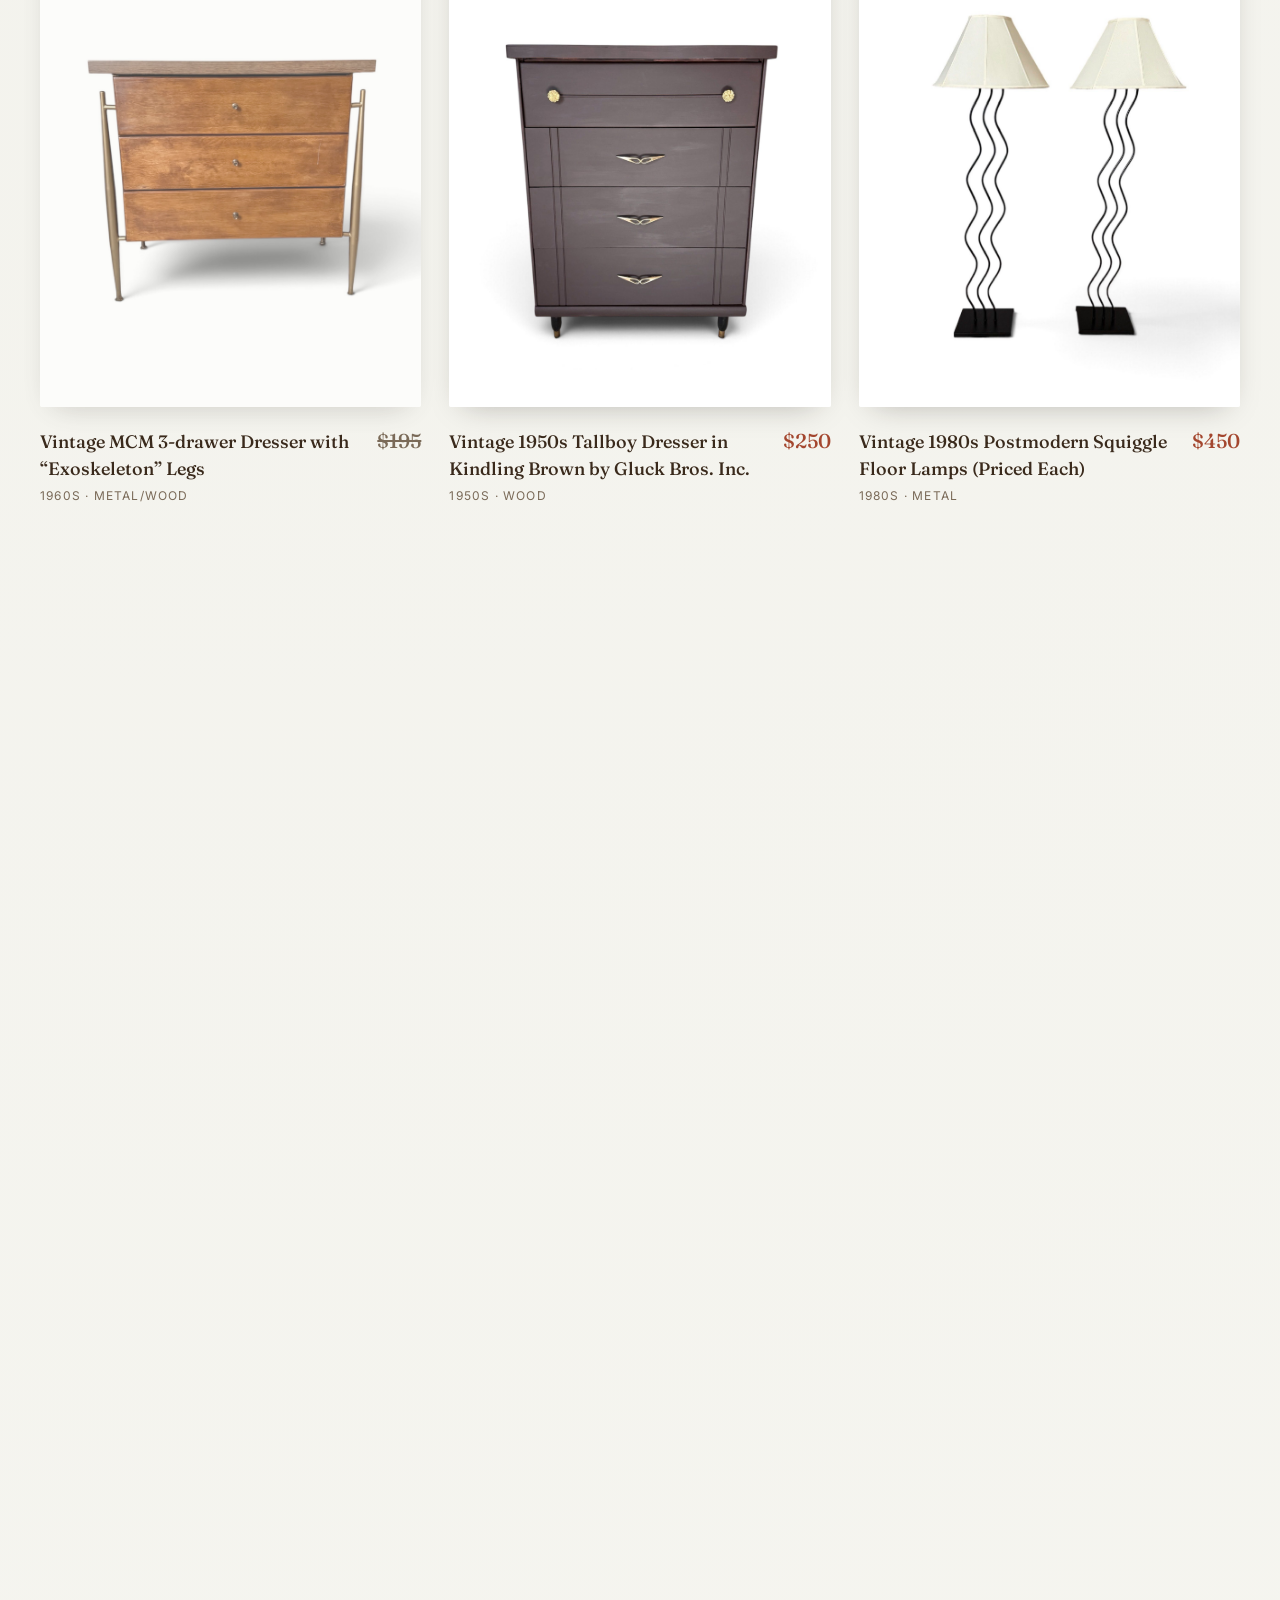
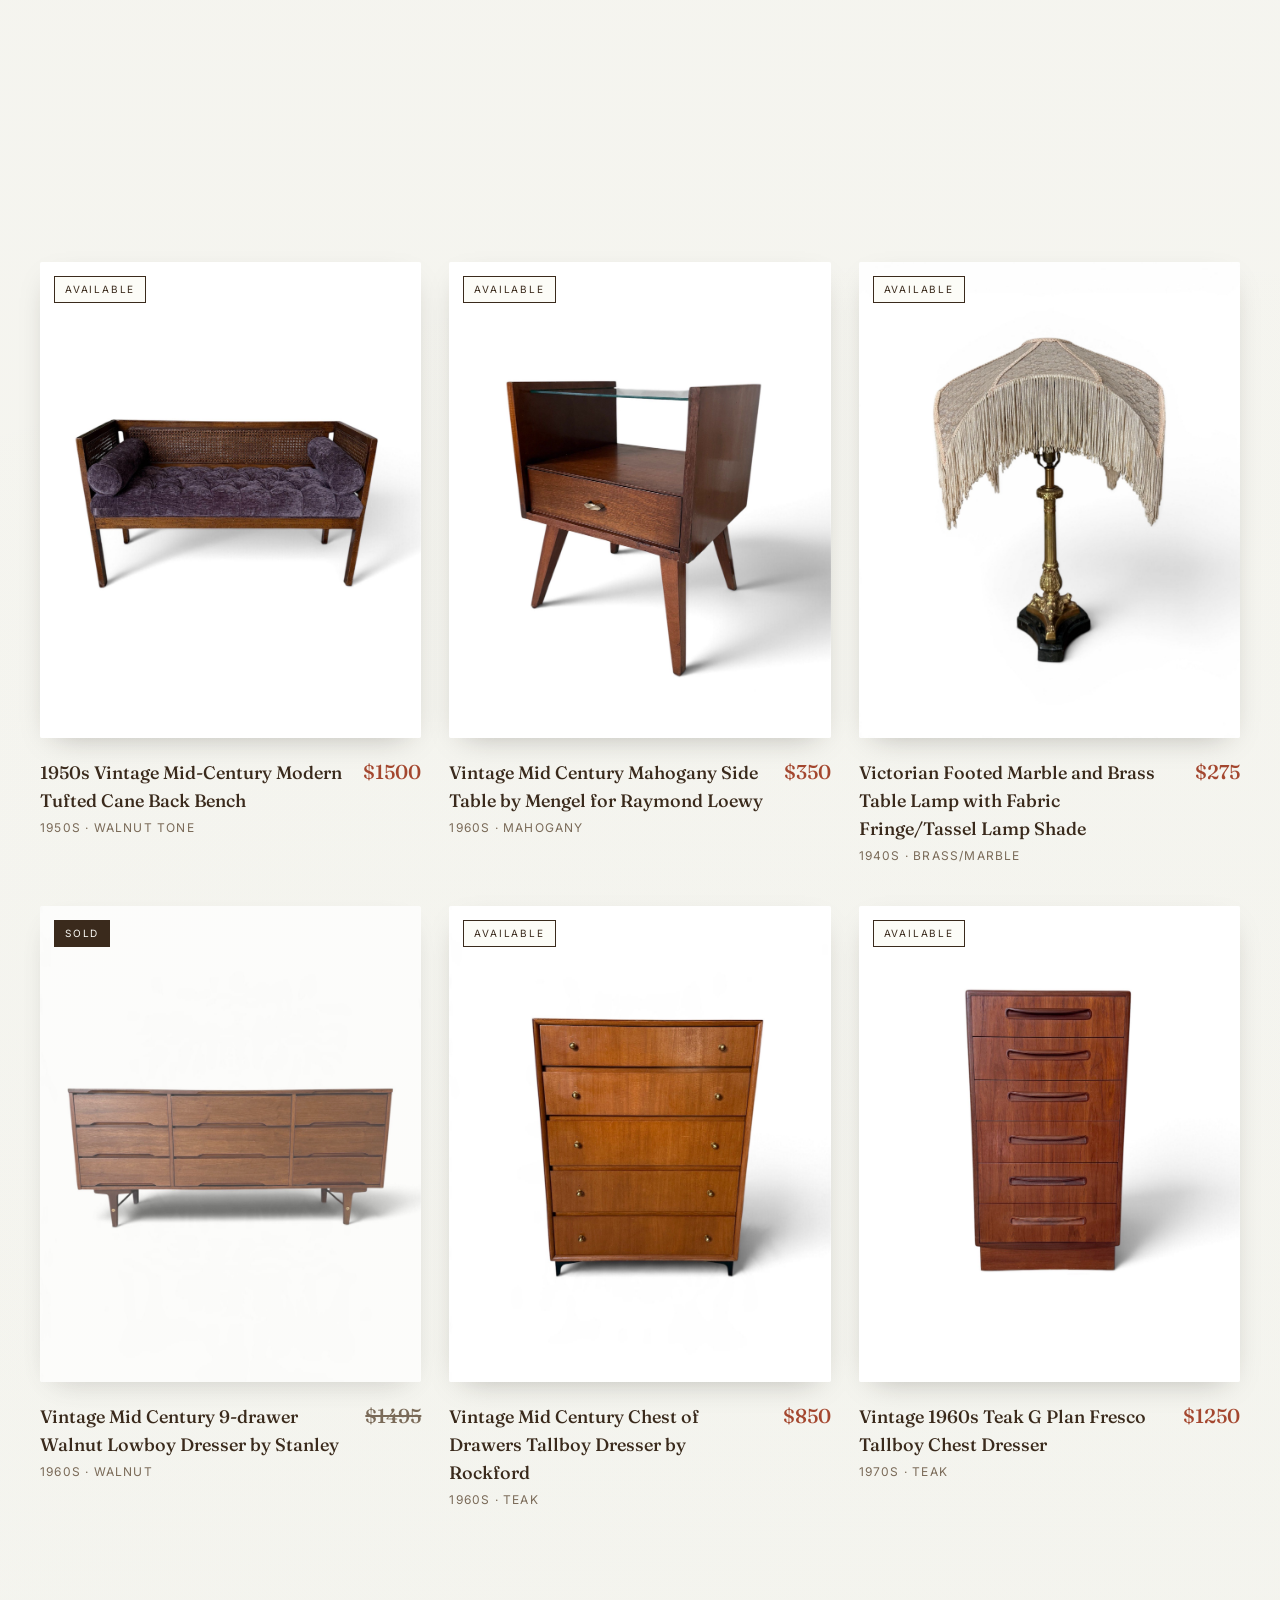
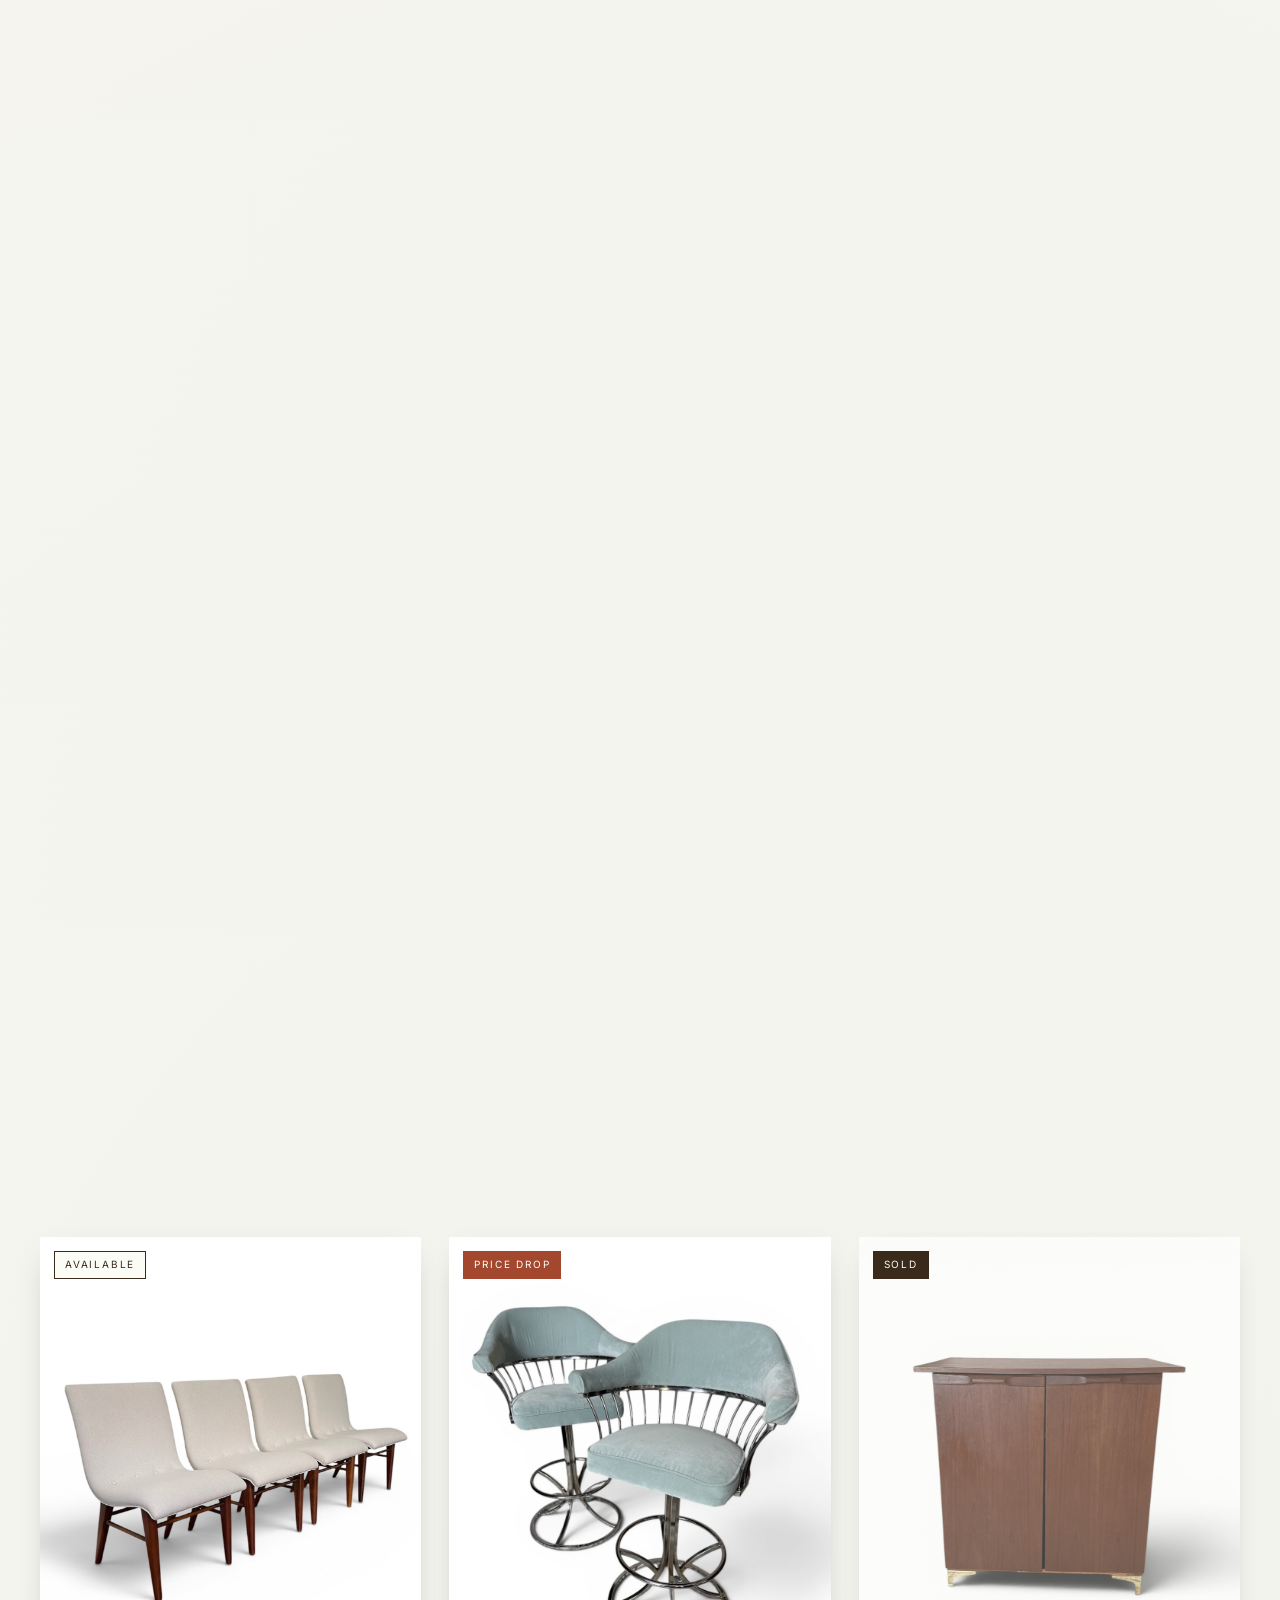
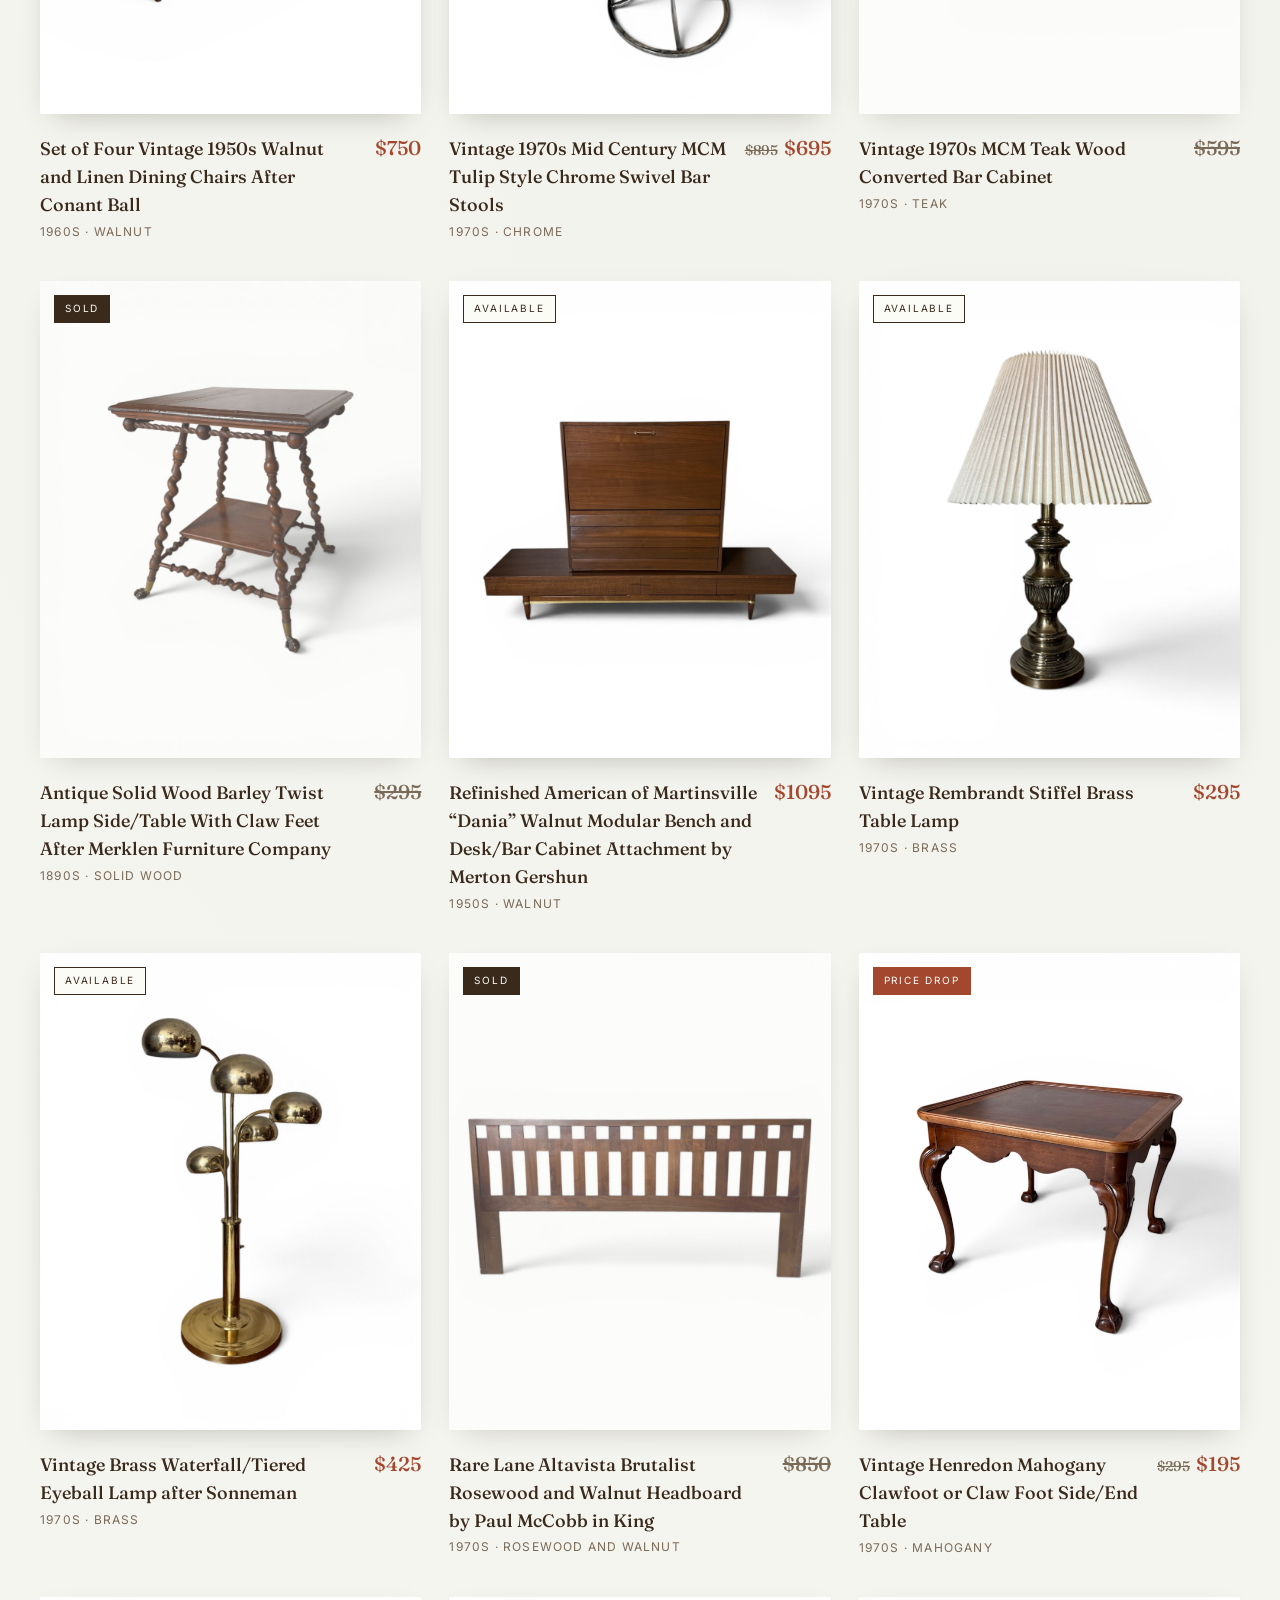
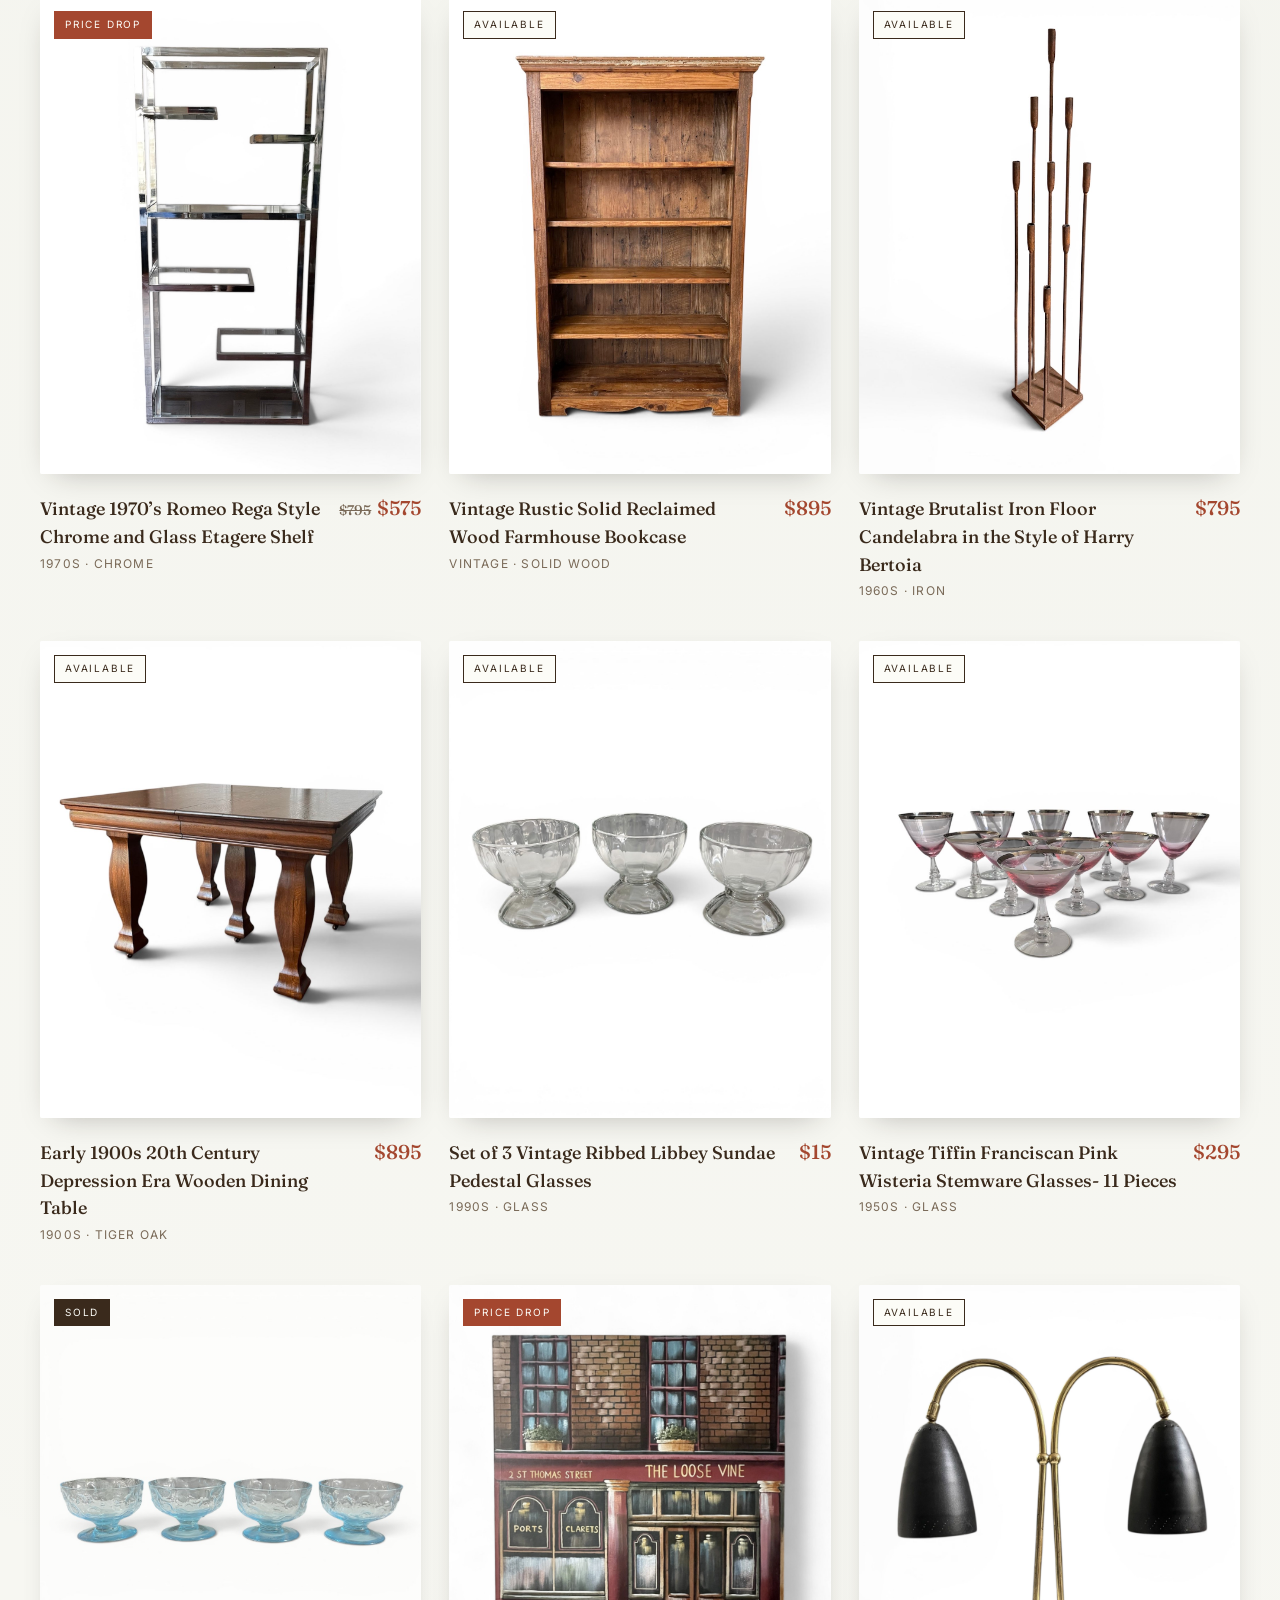
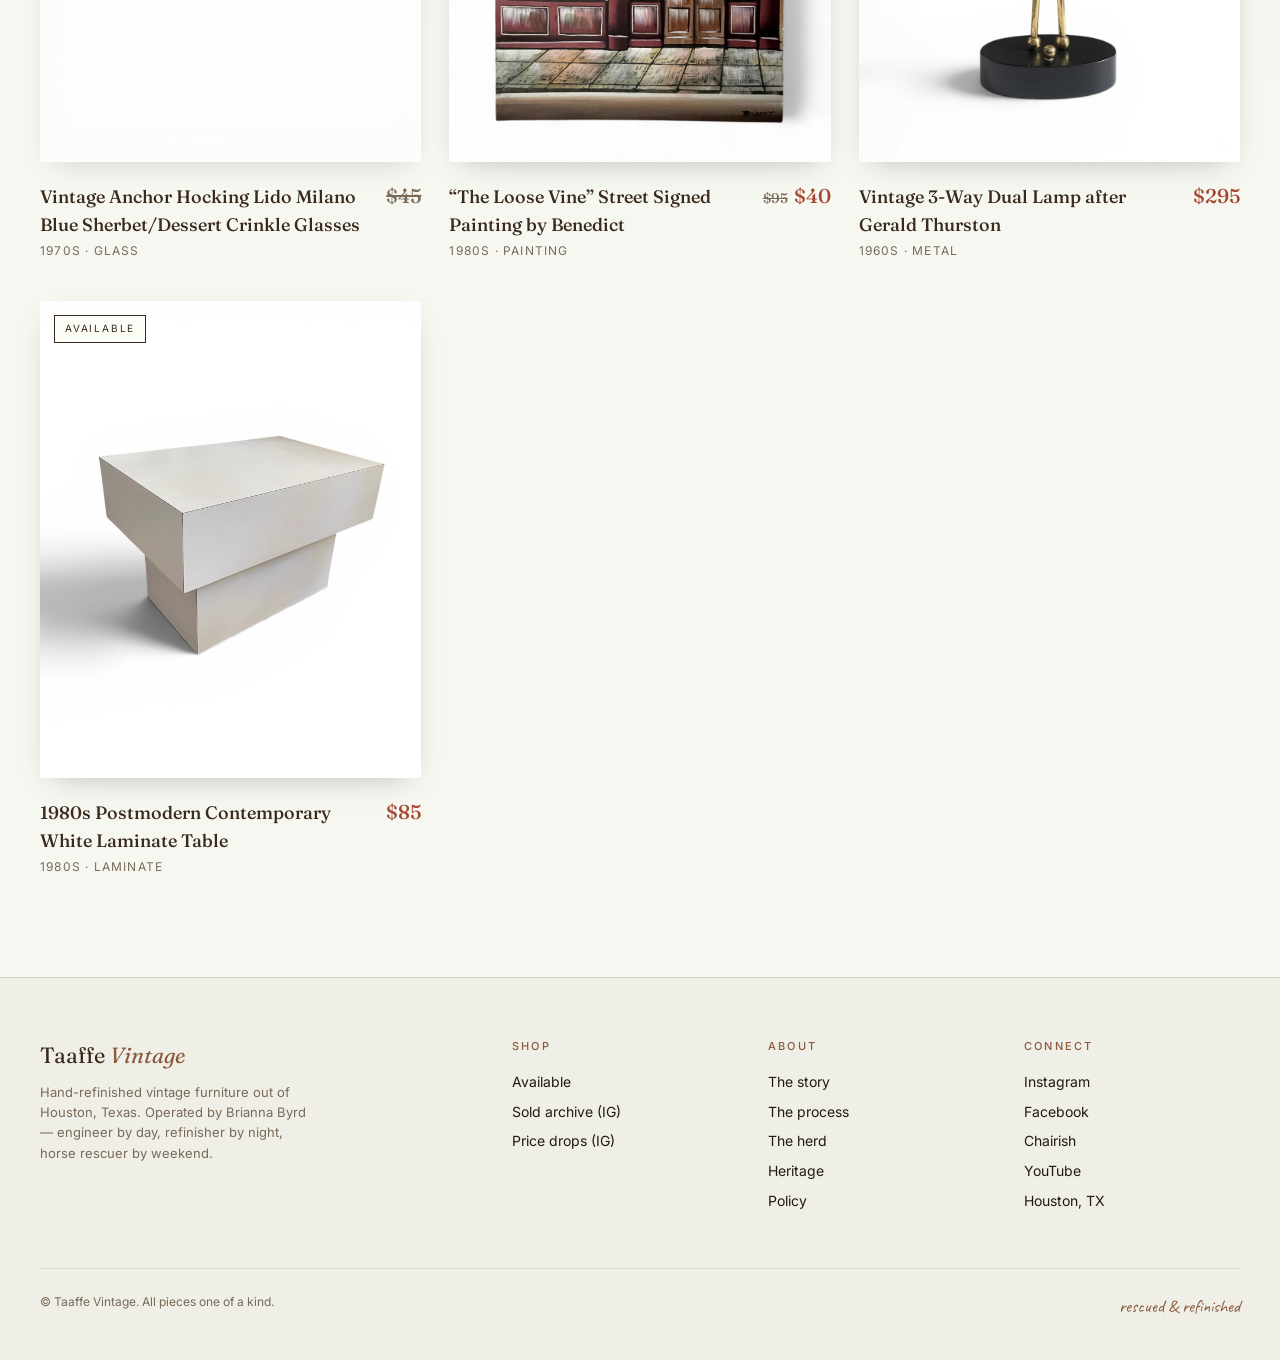
<file: available.html>
<!DOCTYPE html>
<html lang="en">
<head>
<meta charset="UTF-8" />
<meta name="viewport" content="width=device-width, initial-scale=1.0" />
<title>Available Pieces — Taaffe Vintage</title>
<link rel="icon" type="image/png" sizes="32x32" href="/favicon-32x32.png">
<link rel="icon" type="image/png" sizes="16x16" href="/favicon-16x16.png">
<link rel="apple-touch-icon" sizes="180x180" href="/apple-touch-icon.png">
<link rel="manifest" href="/site.webmanifest">
<meta name="description" content="Browse the current inventory of hand-refinished vintage furniture at Taaffe Vintage. Filter by category and availability." />
<!-- <link rel="icon" type="image/png" href="favicon.png" /> -->
<link rel="preconnect" href="https://fonts.googleapis.com" />
<link rel="preconnect" href="https://fonts.gstatic.com" crossorigin />
<link href="https://fonts.googleapis.com/css2?family=Fraunces:ital,opsz,wght@0,9..144,300;0,9..144,400;0,9..144,500;0,9..144,600;1,9..144,400&family=Inter:wght@300;400;500;600&family=Caveat:wght@400;600&display=swap" rel="stylesheet" />
<link rel="stylesheet" href="styles.css" />

<style>
  /* Topbar nav — center it now that the brand-mark is gone */
  .topbar {
    justify-content: center;
  }
  .topbar nav {
    width: auto;
  }

  /* Big brand banner — sits between topbar and page hero.
     Padding is HALF of what's on the homepage for a more compact look. */
  .brand-banner {
    background: var(--paper, #F7F7F2);
    padding: 30px 24px 20px;
    text-align: center;
    border-bottom: 1px solid rgba(138, 90, 59, 0.12);
  }
  .brand-banner a {
    display: inline-block;
    line-height: 0;
  }
  .brand-banner-logo {
    width: 360px;
    max-width: 85%;
    height: auto;
    display: block;
    margin: 0 auto;
  }
  /* Tablet */
  @media (max-width: 900px) {
    .brand-banner { padding: 25px 20px 16px; }
    .brand-banner-logo { width: 290px; }
  }
  /* Phone */
  @media (max-width: 600px) {
    .brand-banner { padding: 20px 16px 12px; }
    .brand-banner-logo { width: 220px; }
  }
</style>
</head>
<body>

<header class="topbar">
  <nav>
    <ul>
      <li><a href="index.html">Home</a></li>
      <li><a href="index.html#story">Story</a></li>
      <li><a href="available.html" class="active">Available</a></li>
      <li><a href="index.html#process">Process</a></li>
      <li><a href="index.html#horses">The Herd</a></li>
      <li><a href="index.html#heritage">Heritage</a></li>
      <li><a href="index.html#press">Press</a></li>
      <li><a href="index.html#contact">Contact</a></li>
    </ul>
  </nav>
</header>

<!-- BIG BRAND BANNER -->
<section class="brand-banner">
  <a href="index.html" aria-label="Taaffe Vintage home">
    <img class="brand-banner-logo" src="logo.png" alt="Taaffe Vintage" />
  </a>
</section>

<section class="page-hero">
  <div class="container">
    <div class="eyebrow">Houston, Texas</div>
    <h1 class="page-title">The current <em>inventory.</em></h1>
    <p class="page-sub">
      Tap any piece to view the full Instagram post — more photos, dimensions, and the full description.
      To purchase, send a DM to <strong>@taaffevintage</strong>. By purchasing, you agree to our
      <a href="#" class="policy-link" data-open-policy>policy</a>.
    </p>
  </div>
</section>

<section class="filter-bar">
  <div class="container">
    <div class="filter-group">
      <span class="filter-label">Category</span>
      <div class="filter-pills" id="categoryPills">
        <button class="pill active" data-filter="category" data-value="all">All</button>
        <button class="pill" data-filter="category" data-value="storage">Storage</button>
        <button class="pill" data-filter="category" data-value="tables">Tables</button>
        <button class="pill" data-filter="category" data-value="seating">Seating</button>
        <button class="pill" data-filter="category" data-value="lighting-decor">Lighting &amp; Decor</button>
      </div>
    </div>
    <div class="filter-group">
      <span class="filter-label">Status</span>
      <div class="filter-pills" id="statusPills">
        <button class="pill active" data-filter="status" data-value="all">All</button>
        <button class="pill" data-filter="status" data-value="available">Available</button>
        <button class="pill" data-filter="status" data-value="drop">Price drops</button>
        <button class="pill" data-filter="status" data-value="sold">Recently sold</button>
      </div>
    </div>
    <div class="filter-count" id="filterCount"></div>
  </div>
</section>

<section class="available-page">
  <div class="container">
    <div class="piece-grid" id="pieceGrid"></div>
    <div class="empty-state" id="emptyState" style="display: none;">
      <p>No pieces match those filters right now. Try widening the search.</p>
    </div>
  </div>
</section>

<footer>
  <div class="foot-grid">
    <div>
      <div class="foot-brand">Taaffe <em>Vintage</em></div>
      <p class="foot-tag">Hand-refinished vintage furniture out of Houston, Texas. Operated by Brianna Byrd — engineer by day, refinisher by night, horse rescuer by weekend.</p>
    </div>
    <div class="foot-col">
      <h5>Shop</h5>
      <a href="available.html">Available</a>
      <a href="https://www.instagram.com/taaffevintage/" target="_blank" rel="noopener">Sold archive (IG)</a>
      <a href="https://www.instagram.com/taaffevintage/" target="_blank" rel="noopener">Price drops (IG)</a>
    </div>
    <div class="foot-col">
      <h5>About</h5>
      <a href="index.html#story">The story</a>
      <a href="index.html#process">The process</a>
      <a href="index.html#horses">The herd</a>
      <a href="index.html#heritage">Heritage</a>
      <a href="#" class="policy-link" data-open-policy>Policy</a>
    </div>
    <div class="foot-col">
      <h5>Connect</h5>
      <a href="https://www.instagram.com/taaffevintage/" target="_blank" rel="noopener">Instagram</a>
      <a href="https://www.facebook.com/taaffevintage" target="_blank" rel="noopener">Facebook</a>
      <a href="https://www.chairish.com/shop/taaffevintage" target="_blank" rel="noopener">Chairish</a>
      <a href="https://www.youtube.com/taaffevintage" target="_blank" rel="noopener">YouTube</a>
      <span>Houston, TX</span>
    </div>
  </div>
  <div class="foot-bottom">
    <span>&copy; Taaffe Vintage. All pieces one of a kind.</span>
    <span class="script" style="font-size: 18px; color: var(--saddle);">rescued &amp; refinished</span>
  </div>
</footer>

<!-- POLICY MODAL (same as homepage) -->
<div class="policy-modal" id="policyModal" aria-hidden="true">
  <div class="policy-backdrop" data-close-policy></div>
  <div class="policy-panel" role="dialog" aria-labelledby="policyTitle">
    <button class="policy-close" data-close-policy aria-label="Close policy">&times;</button>
    <div class="policy-content">
      <div class="eyebrow" style="justify-content: center; margin-bottom: 14px;">For your records</div>
      <h2 id="policyTitle">Our <em>policy</em></h2>

      <div class="policy-section">
        <h3>Sales &amp; Holds</h3>
        <p>Thank you for following Taaffe Vintage. Our inventory consists of vintage, antique, or preowned pieces and will show signs of age, use, repair, wear, and imperfection consistent with their history. Scratches, scuffs, stains, chips, veneer repairs, and other signs of use may be present.</p>
        <p>Descriptions, dimensions, wood species, age estimates, designer attributions, and condition notes reflect our general observations and research, but are not guaranteed. <strong>Listing photos and descriptions</strong> are provided as a general representation of the item and <strong>may not capture every detail, imperfection, repair, or sign of wear.</strong></p>
        <p>Buyers are responsible for reviewing all photos carefully, visiting the item in-person for an inspection, and requesting any additional information, measurements, photos, or videos prior to purchase if condition or suitability is a concern.</p>
        <p><strong>All items are sold as-is and all sales are final.</strong></p>
        <p>Items are listed across multiple platforms (Instagram, Facebook Marketplace, and others) and sold first-come, first-served. <strong>Availability is not guaranteed until a deposit or full payment has been received.</strong></p>
        <p>Pieces cannot be held without a non-refundable deposit of 50% of the purchase price. Once a deposit has been paid, items must be picked up or have delivery arranged within 30 days. Items not picked up within 30 days will be relisted, and deposits are not refunded.</p>
      </div>

      <div class="policy-section">
        <h3>Delivery &amp; Pickup</h3>
        <p>Pickup is available <strong>by appointment in Kingwood, TX</strong> (NE Houston area).</p>
        <p>Local curbside delivery is available for an additional cost based on mileage. To arrange delivery, we'll first confirm the exact delivery address, agreed-upon date and time, and final delivery cost. After the delivery plan is confirmed, a 50% non-refundable deposit on the piece is required to lock in the schedule. The remaining balance is due upon delivery.</p>
        <p>Confirming the exact address before quoting protects both of us — quotes are based on actual mileage, not approximate location. We encourage a viewing in person before purchasing to ensure you are happy with the item, as all items are sold in as-is condition.</p>
        <p>If you arrange a third-party transport service (whether recommended by us or arranged by you), <strong>full payment for the piece is required before the item leaves our possession.</strong> The transporter is hired and paid directly by you. Any damage during pickup, transit, or drop-off is between you and the transporter. Taaffe Vintage assumes no liability for items once they leave our possession.</p>
      </div>

      <div class="policy-section">
        <h3>Payment</h3>
        <p>We accept Apple Pay, Google Pay, Venmo, Zelle, PayPal, and Cash App. Standard "friends and family" or peer-to-peer transfers carry no fee on either side.</p>
        <p>If you prefer a protected payment option (PayPal Goods &amp; Services, Venmo Goods &amp; Services, or any payment method that includes purchase protection), we ask that you cover the associated processing fee. This keeps pricing fair for buyers who pay with no-fee options.</p>
      </div>

      <p class="policy-thanks">Thank you for supporting our small business.</p>
    </div>
  </div>
</div>

<script src="pieces.js"></script>
<script src="site.js"></script>

</body>
</html>
</file>
<file: styles.css>
:root {
  --paper: #F7F7F2;
  --paper-warm: #efeee7;
  --ink: #1f1a15;
  --walnut: #3a2a1c;
  --saddle: #8a5a3b;
  --rust: #a4472f;
  --moss: #5a6b3e;
  --cream: #fcfcf7;
  --muted: #7a6a58;
}

* { box-sizing: border-box; margin: 0; padding: 0; }
html { scroll-behavior: smooth; }

body {
  background: var(--paper);
  color: var(--ink);
  font-family: 'Inter', sans-serif;
  font-weight: 400;
  line-height: 1.55;
  -webkit-font-smoothing: antialiased;
  overflow-x: hidden;
  background-image:
    radial-gradient(circle at 20% 10%, rgba(120, 100, 70, 0.03), transparent 50%),
    radial-gradient(circle at 80% 60%, rgba(90, 107, 62, 0.03), transparent 50%);
}

body::before {
  content: '';
  position: fixed;
  inset: 0;
  pointer-events: none;
  opacity: 0.22;
  z-index: 1;
  background-image: url("data:image/svg+xml;utf8,<svg xmlns='http://www.w3.org/2000/svg' width='200' height='200'><filter id='n'><feTurbulence type='fractalNoise' baseFrequency='0.9' numOctaves='2' seed='3'/><feColorMatrix values='0 0 0 0 0.12  0 0 0 0 0.10  0 0 0 0 0.08  0 0 0 0.08 0'/></filter><rect width='200' height='200' filter='url(%23n)'/></svg>");
  mix-blend-mode: multiply;
}

body.modal-open { overflow: hidden; }

.display { font-family: 'Fraunces', serif; }
.script  { font-family: 'Caveat', cursive; }

/* TOP BAR */
.topbar {
  position: sticky; top: 0; z-index: 100;
  display: flex; justify-content: space-between; align-items: center;
  padding: 18px 40px;
  background: rgba(247, 247, 242, 0.92);
  backdrop-filter: blur(10px);
  border-bottom: 1px solid rgba(31, 26, 21, 0.12);
}
.brand-mark {
  display: flex; align-items: center;
  text-decoration: none; color: var(--walnut);
}
.brand-text {
  font-family: 'Fraunces', serif;
  font-weight: 500; font-size: 20px; letter-spacing: 0.02em;
}
.brand-text span { font-style: italic; color: var(--saddle); }
.brand-logo { height: 56px; width: auto; display: block; }
nav ul { list-style: none; display: flex; gap: 28px; }
nav a {
  text-decoration: none; color: var(--ink);
  font-size: 13px; letter-spacing: 0.12em; text-transform: uppercase; font-weight: 500;
  position: relative; padding-bottom: 2px; transition: color 0.2s;
}
nav a::after {
  content: ''; position: absolute; left: 0; right: 100%; bottom: -2px;
  height: 1px; background: var(--saddle); transition: right 0.25s ease;
}
nav a:hover { color: var(--saddle); }
nav a:hover::after { right: 0; }
nav a.active { color: var(--saddle); }
nav a.active::after { right: 0; }

/* HERO (homepage) */
.hero { position: relative; padding: 90px 40px 80px; max-width: 1400px; margin: 0 auto; z-index: 2; }
.hero-grid { display: grid; grid-template-columns: 1.1fr 0.9fr; gap: 60px; align-items: end; }
.eyebrow {
  font-size: 12px; letter-spacing: 0.28em; text-transform: uppercase;
  color: var(--saddle); margin-bottom: 28px;
  display: inline-flex; align-items: center; gap: 12px;
}
.eyebrow::before { content: ''; width: 32px; height: 1px; background: var(--saddle); }
h1.hero-title {
  font-family: 'Fraunces', serif; font-weight: 300;
  font-size: clamp(52px, 7vw, 104px);
  line-height: 0.96; letter-spacing: -0.02em; color: var(--walnut);
}
h1.hero-title em { font-style: italic; font-weight: 400; color: var(--rust); }
.hero-sub { margin-top: 32px; font-size: 17px; line-height: 1.65; max-width: 460px; color: var(--ink); }
.hero-meta {
  display: flex; gap: 40px; margin-top: 40px;
  padding-top: 24px; border-top: 1px solid rgba(31, 26, 21, 0.15);
  max-width: 460px;
}
.hero-meta div { flex: 1; }
.hero-meta .num { font-family: 'Fraunces', serif; font-size: 28px; color: var(--walnut); display: block; line-height: 1; }
.hero-meta .lab { font-size: 11px; letter-spacing: 0.15em; text-transform: uppercase; color: var(--muted); margin-top: 8px; display: block; }

/* HERO VISUAL — wood panels */
.hero-visual { position: relative; aspect-ratio: 4 / 5; max-width: 480px; justify-self: end; width: 100%; }
.wood-panels { display: grid; grid-template-columns: 1fr 1fr 1fr; gap: 10px; height: 100%; width: 100%; }
.wood-panel {
  position: relative; overflow: hidden;
  background: var(--cream); border: 1px solid rgba(31, 26, 21, 0.1);
  box-shadow: 0 20px 40px -20px rgba(31, 26, 21, 0.3);
}
.wood-panel:nth-child(1) { transform: translateY(0); }
.wood-panel:nth-child(2) { transform: translateY(-15px); }
.wood-panel:nth-child(3) { transform: translateY(8px); }
.wood-panel img { width: 100%; height: 100%; object-fit: cover; display: block; }
.wood-panel .panel-placeholder {
  position: absolute; inset: 0;
  display: flex; flex-direction: column; align-items: center; justify-content: center;
  text-align: center; padding: 16px; color: var(--muted);
}
.wood-panel .panel-placeholder svg { width: 32px; height: 32px; opacity: 0.4; margin-bottom: 10px; }
.wood-panel .panel-placeholder p { font-family: 'Fraunces', serif; font-style: italic; font-size: 12px; line-height: 1.3; }
.wood-panel .panel-label {
  position: absolute; bottom: 12px; left: 12px; right: 12px;
  background: rgba(252, 252, 247, 0.92); padding: 6px 8px;
  font-family: 'Inter', sans-serif; font-size: 9px;
  letter-spacing: 0.18em; text-transform: uppercase;
  color: var(--walnut); text-align: center; backdrop-filter: blur(4px);
}
.wood-stamp {
  position: absolute; bottom: -15px; right: -15px;
  width: 130px; height: 130px;
  border: 1.5px solid var(--walnut); border-radius: 50%;
  display: flex; align-items: center; justify-content: center; text-align: center;
  background: var(--cream); transform: rotate(8deg); padding: 14px;
  box-shadow: 0 10px 24px -5px rgba(31, 26, 21, 0.3); z-index: 3;
}
.wood-stamp span { font-family: 'Fraunces', serif; font-style: italic; font-size: 14px; line-height: 1.15; color: var(--walnut); }

section { position: relative; z-index: 2; }
.container { max-width: 1400px; margin: 0 auto; padding: 0 40px; }
.section-head {
  display: flex; justify-content: space-between; align-items: flex-end;
  margin-bottom: 48px; gap: 40px; flex-wrap: wrap;
}
.section-head h2 {
  font-family: 'Fraunces', serif; font-weight: 300;
  font-size: clamp(36px, 5vw, 60px); letter-spacing: -0.015em; line-height: 1; color: var(--walnut);
}
.section-head h2 em { font-style: italic; color: var(--saddle); }
.section-head p { max-width: 480px; color: var(--muted); font-size: 15px; }
.section-head a.policy-link, .policy-link {
  color: var(--saddle); text-decoration: underline; text-decoration-thickness: 1px;
  text-underline-offset: 2px;
}
.policy-link:hover { color: var(--rust); }

/* PAGE HERO (available page) */
.page-hero {
  padding: 60px 40px 40px;
  max-width: 1400px;
  margin: 0 auto;
  position: relative;
  z-index: 2;
}
.page-title {
  font-family: 'Fraunces', serif; font-weight: 300;
  font-size: clamp(44px, 5.5vw, 80px);
  line-height: 1; letter-spacing: -0.02em; color: var(--walnut);
  margin-bottom: 24px;
}
.page-title em { font-style: italic; color: var(--rust); }
.page-sub { font-size: 16px; line-height: 1.65; max-width: 640px; color: var(--ink); }

/* FILTER BAR */
.filter-bar {
  padding: 20px 0 30px;
  position: sticky; top: 70px; z-index: 50;
  background: rgba(247, 247, 242, 0.95);
  backdrop-filter: blur(8px);
  border-bottom: 1px solid rgba(31, 26, 21, 0.08);
  margin-bottom: 50px;
}
.filter-bar .container {
  display: flex; flex-wrap: wrap; align-items: center;
  gap: 24px 36px;
}
.filter-group { display: flex; align-items: center; gap: 14px; flex-wrap: wrap; }
.filter-label {
  font-size: 11px; letter-spacing: 0.2em; text-transform: uppercase;
  color: var(--muted); font-weight: 500;
}
.filter-pills { display: flex; gap: 6px; flex-wrap: wrap; }
.pill {
  padding: 7px 14px;
  border: 1px solid rgba(31, 26, 21, 0.2);
  background: transparent; color: var(--walnut);
  font-family: 'Inter', sans-serif; font-size: 12px;
  letter-spacing: 0.04em; cursor: pointer;
  transition: all 0.2s;
  border-radius: 999px;
}
.pill:hover { border-color: var(--walnut); }
.pill.active {
  background: var(--walnut); color: var(--cream); border-color: var(--walnut);
}
.filter-count {
  font-size: 12px; color: var(--muted);
  letter-spacing: 0.05em; margin-left: auto;
}

/* STORY */
.story { padding: 100px 0 90px;
  background: linear-gradient(180deg, transparent 0%, rgba(120, 100, 70, 0.03) 50%, transparent 100%);
}
.story-grid { display: grid; grid-template-columns: 1fr 1.3fr; gap: 80px; align-items: start; }
.story-card {
  background: var(--cream); border: 1px solid rgba(31, 26, 21, 0.1);
  padding: 36px; position: relative;
  box-shadow: 0 2px 0 var(--walnut);
}
.story-card::before {
  content: ''; position: absolute; top: -10px; left: 30px;
  width: 60px; height: 18px; background: var(--saddle);
  transform: rotate(-3deg); opacity: 0.85;
  box-shadow: 0 2px 4px rgba(0,0,0,0.15);
}
.story-label { font-size: 11px; letter-spacing: 0.2em; text-transform: uppercase; color: var(--saddle); margin-bottom: 16px; }
.story-card h3 {
  font-family: 'Fraunces', serif; font-weight: 400; font-size: 32px;
  line-height: 1.15; margin-bottom: 20px; color: var(--walnut);
}
.story-card p { color: var(--ink); margin-bottom: 14px; font-size: 15px; }
.story-card .note {
  font-family: 'Caveat', cursive; font-size: 22px; color: var(--saddle);
  margin-top: 20px; line-height: 1.2; transform: rotate(-1deg); display: inline-block;
}
.story-copy h2 {
  font-family: 'Fraunces', serif; font-weight: 300;
  font-size: clamp(38px, 4.5vw, 64px);
  letter-spacing: -0.02em; line-height: 1.02; color: var(--walnut); margin-bottom: 28px;
}
.story-copy h2 em { font-style: italic; color: var(--rust); }
.story-copy p { font-size: 16px; line-height: 1.75; margin-bottom: 20px; color: var(--ink); }

.three-hats { display: grid; grid-template-columns: repeat(3, 1fr); gap: 24px; margin-top: 44px; }
.hat { padding: 24px 20px; border-top: 2px solid var(--walnut); }
.hat-icon { width: 32px; height: 32px; margin-bottom: 16px; color: var(--saddle); }
.hat h4 {
  font-family: 'Fraunces', serif; font-size: 24px; font-weight: 500;
  margin-bottom: 10px; color: var(--walnut); line-height: 1.1;
}
.hat .hat-tags {
  font-family: 'Inter', sans-serif; font-size: 11px;
  letter-spacing: 0.18em; text-transform: uppercase;
  color: var(--rust); font-weight: 500;
}

/* MISSION */
.mission {
  padding: 110px 0;
  background: linear-gradient(180deg, var(--walnut) 0%, #2e2015 100%);
  color: var(--cream); position: relative; overflow: hidden;
}
.mission::before {
  content: ''; position: absolute; inset: 0;
  background-image: repeating-linear-gradient(90deg,
    rgba(250,245,236,0.025) 0, rgba(250,245,236,0.025) 1px,
    transparent 1px, transparent 5px);
  pointer-events: none;
}
.mission-inner { max-width: 880px; margin: 0 auto; text-align: center; position: relative; z-index: 2; }
.mission-eyebrow { font-family: 'Caveat', cursive; font-size: 24px; color: #d4a574; margin-bottom: 20px; display: block; }
.mission-inner h2 {
  font-family: 'Fraunces', serif; font-weight: 300;
  font-size: clamp(42px, 5.5vw, 80px);
  line-height: 1; letter-spacing: -0.02em; margin-bottom: 36px;
}
.mission-inner h2 em { font-style: italic; color: #d4a574; }
.mission-inner p { font-size: 17px; line-height: 1.8; color: rgba(250,245,236,0.85); max-width: 680px; margin: 0 auto 20px; }
.mission-pillars { display: grid; grid-template-columns: repeat(3, 1fr); gap: 40px; margin-top: 64px; text-align: left; }
.pillar { padding-top: 24px; border-top: 1px solid rgba(250, 245, 236, 0.25); }
.pillar h4 { font-family: 'Fraunces', serif; font-size: 20px; font-weight: 400; font-style: italic; color: #d4a574; margin-bottom: 12px; }
.pillar p { font-size: 14px; line-height: 1.65; color: rgba(250, 245, 236, 0.75); margin: 0; }

/* AVAILABLE GRID (shared) */
.available { padding: 90px 0; }
.available-page { padding: 0 0 100px; }
.piece-grid { display: grid; grid-template-columns: repeat(3, 1fr); gap: 40px 28px; }
.piece { position: relative; text-decoration: none; color: inherit; display: block; }
.piece-img {
  aspect-ratio: 4/5; border-radius: 2px; overflow: hidden; position: relative;
  box-shadow: 0 10px 30px -15px rgba(31, 26, 21, 0.35);
  transition: transform 0.4s ease, box-shadow 0.4s ease;
  background: var(--cream);
}
.piece-img img { width: 100%; height: 100%; object-fit: cover; display: block; }
.piece-img svg { width: 100%; height: 100%; display: block; }
.piece:hover .piece-img {
  transform: translateY(-4px);
  box-shadow: 0 20px 40px -15px rgba(31, 26, 21, 0.45);
}
.piece-overlay {
  position: absolute; inset: 0;
  background: rgba(31, 26, 21, 0.55);
  display: flex; align-items: center; justify-content: center;
  opacity: 0; transition: opacity 0.3s ease; pointer-events: none;
}
.piece-overlay span {
  color: var(--cream); font-size: 12px; letter-spacing: 0.2em;
  text-transform: uppercase; font-weight: 500;
  display: flex; align-items: center; gap: 8px;
}
.piece-overlay svg { width: 16px; height: 16px; }
.piece:hover .piece-overlay { opacity: 1; }
.piece.no-link { cursor: default; }
.piece.no-link .piece-overlay { display: none; }
.piece-info { display: flex; justify-content: space-between; align-items: baseline; margin-top: 18px; gap: 16px; }
.piece-name { font-family: 'Fraunces', serif; font-size: 18px; font-weight: 500; color: var(--walnut); margin-bottom: 4px; }
.piece-meta { font-size: 12px; letter-spacing: 0.1em; text-transform: uppercase; color: var(--muted); }
.piece-price { font-family: 'Fraunces', serif; font-size: 20px; font-weight: 500; color: var(--rust); white-space: nowrap; }
.piece-tag {
  position: absolute; top: 14px; left: 14px;
  background: var(--cream); color: var(--walnut);
  font-size: 10px; letter-spacing: 0.18em; text-transform: uppercase;
  padding: 5px 10px; border: 1px solid var(--walnut); z-index: 2;
}
.piece-tag.sold { background: var(--walnut); color: var(--cream); border-color: var(--walnut); }
.piece-tag.drop { background: var(--rust); color: var(--cream); border-color: var(--rust); }
.piece.is-sold .piece-img { opacity: 0.72; }
.piece.is-sold .piece-price { color: var(--muted); text-decoration: line-through; }

/* See all wrapper */
.see-all-wrap {
  margin-top: 56px;
  display: flex;
  justify-content: center;
}

/* Empty state */
.empty-state {
  padding: 80px 20px; text-align: center;
}
.empty-state p {
  font-family: 'Fraunces', serif; font-style: italic;
  font-size: 20px; color: var(--muted);
}

/* PROCESS */
.process { padding: 100px 0; background: var(--walnut); color: var(--cream); position: relative; overflow: hidden; }
.process::before {
  content: ''; position: absolute; inset: 0;
  background-image: repeating-linear-gradient(90deg,
    rgba(250,245,236,0.03) 0, rgba(250,245,236,0.03) 1px,
    transparent 1px, transparent 4px);
  pointer-events: none;
}
.process h2 {
  font-family: 'Fraunces', serif; font-weight: 300;
  font-size: clamp(40px, 5vw, 68px); letter-spacing: -0.02em;
  margin-bottom: 60px; max-width: 800px; line-height: 1.02;
}
.process h2 em { font-style: italic; color: #d4a574; }
.steps { display: grid; grid-template-columns: repeat(4, 1fr); gap: 30px; }
.step { position: relative; padding-top: 28px; border-top: 1px solid rgba(250,245,236,0.3); }
.step-num { font-family: 'Fraunces', serif; font-style: italic; font-size: 14px; color: #d4a574; margin-bottom: 16px; display: block; }
.step h3 { font-family: 'Fraunces', serif; font-weight: 400; font-size: 22px; margin-bottom: 12px; color: var(--cream); }
.step p { font-size: 13px; line-height: 1.6; color: rgba(250,245,236,0.75); }

/* HORSES */
.horses { padding: 100px 0; }
.horses-grid { display: grid; grid-template-columns: 1fr 1fr; gap: 80px; align-items: center; }
.horses-visual {
  aspect-ratio: 1; position: relative;
  background: var(--cream); border: 1px solid rgba(31, 26, 21, 0.15);
  padding: 40px;
  display: flex; align-items: center; justify-content: center;
  overflow: hidden;
}
.horses-visual::before {
  content: ''; position: absolute; top: -1px; left: -1px; right: -1px; bottom: -1px;
  border: 1px solid rgba(31, 26, 21, 0.15);
  transform: translate(12px, 12px); z-index: -1;
}
.horses-copy h2 em { color: var(--moss); }
.horses-copy p { font-size: 16px; line-height: 1.75; margin-bottom: 20px; }
.horse-quote {
  margin-top: 32px; padding-left: 24px; border-left: 2px solid var(--moss);
  font-family: 'Fraunces', serif; font-style: italic; font-size: 20px;
  line-height: 1.4; color: var(--walnut);
}

/* HERITAGE */
.heritage {
  padding: 110px 0;
  background: linear-gradient(180deg, transparent 0%, rgba(120, 100, 70, 0.04) 50%, transparent 100%);
  position: relative;
}
.heritage-intro { max-width: 720px; margin: 0 auto 70px; text-align: center; }
.heritage-intro h2 {
  font-family: 'Fraunces', serif; font-weight: 300;
  font-size: clamp(40px, 5vw, 72px);
  line-height: 1; letter-spacing: -0.02em; color: var(--walnut); margin-bottom: 24px;
}
.heritage-intro h2 em { font-style: italic; color: var(--rust); }
.heritage-intro p { font-size: 16px; line-height: 1.7; color: var(--ink); max-width: 600px; margin: 0 auto; }

.timeline { max-width: 820px; margin: 0 auto; position: relative; }
.timeline::before {
  content: ''; position: absolute; left: 50%; top: 20px; bottom: 20px;
  width: 1px;
  background: repeating-linear-gradient(to bottom,
    var(--saddle) 0, var(--saddle) 4px,
    transparent 4px, transparent 10px);
}
.gen { display: grid; grid-template-columns: 1fr 60px 1fr; margin-bottom: 50px; align-items: start; }
.gen:last-child { margin-bottom: 0; }
.gen-dot { grid-column: 2; display: flex; justify-content: center; padding-top: 10px; }
.gen-dot-inner {
  width: 16px; height: 16px; border-radius: 50%;
  background: var(--cream); border: 2px solid var(--saddle);
  position: relative; z-index: 2;
}
.gen-dot-inner.filled { background: var(--rust); border-color: var(--rust); }
.gen-card {
  background: var(--cream); border: 1px solid rgba(31, 26, 21, 0.12);
  padding: 28px 32px; position: relative;
  box-shadow: 0 1px 0 rgba(31, 26, 21, 0.15);
}
.gen:nth-child(odd) .gen-card { grid-column: 1; text-align: right; }
.gen:nth-child(even) .gen-card { grid-column: 3; }
.gen-year { font-family: 'Fraunces', serif; font-style: italic; font-size: 14px; color: var(--saddle); margin-bottom: 6px; letter-spacing: 0.05em; }
.gen-name { font-family: 'Fraunces', serif; font-weight: 500; font-size: 22px; color: var(--walnut); margin-bottom: 4px; line-height: 1.2; }
.gen-role { font-size: 11px; letter-spacing: 0.2em; text-transform: uppercase; color: var(--muted); margin-bottom: 14px; }
.gen-detail { font-size: 14px; line-height: 1.6; color: var(--ink); }
.gen-detail em { color: var(--rust); font-style: italic; }

/* CTA */
.cta {
  padding: 120px 0; text-align: center;
  background: radial-gradient(ellipse at center, rgba(164, 71, 47, 0.05), transparent 70%);
}
.cta h2 {
  font-family: 'Fraunces', serif; font-weight: 300;
  font-size: clamp(44px, 6vw, 88px);
  line-height: 0.98; letter-spacing: -0.02em; color: var(--walnut); margin-bottom: 28px;
}
.cta h2 em { font-style: italic; color: var(--rust); }
.cta p { max-width: 560px; margin: 0 auto 40px; color: var(--ink); font-size: 17px; line-height: 1.6; }
.cta-buttons { display: flex; gap: 16px; justify-content: center; flex-wrap: wrap; }

.btn {
  display: inline-flex; align-items: center; gap: 10px;
  padding: 16px 32px; font-size: 13px; letter-spacing: 0.18em;
  text-transform: uppercase; font-weight: 500;
  text-decoration: none;
  border: 1px solid var(--walnut);
  transition: all 0.25s; cursor: pointer;
  background: transparent; color: var(--walnut);
  font-family: 'Inter', sans-serif;
}
.btn:hover { background: var(--walnut); color: var(--cream); }
.btn.primary { background: var(--walnut); color: var(--cream); }
.btn.primary:hover { background: var(--rust); border-color: var(--rust); }

/* POLICY MODAL */
.policy-modal {
  position: fixed; inset: 0;
  z-index: 1000;
  display: none;
  align-items: center; justify-content: center;
  padding: 20px;
}
.policy-modal[aria-hidden="false"] { display: flex; }
.policy-backdrop {
  position: absolute; inset: 0;
  background: rgba(31, 26, 21, 0.65);
  backdrop-filter: blur(4px);
  cursor: pointer;
}
.policy-panel {
  position: relative;
  background: var(--paper);
  max-width: 720px;
  width: 100%;
  max-height: 90vh;
  overflow-y: auto;
  border: 1px solid rgba(31, 26, 21, 0.15);
  box-shadow: 0 30px 80px -20px rgba(31, 26, 21, 0.5);
  animation: panelEnter 0.3s ease-out;
}
@keyframes panelEnter {
  from { opacity: 0; transform: translateY(20px); }
  to { opacity: 1; transform: translateY(0); }
}
.policy-close {
  position: absolute; top: 16px; right: 20px;
  width: 32px; height: 32px;
  background: transparent; border: none;
  font-size: 28px; color: var(--walnut); cursor: pointer;
  line-height: 1; padding: 0;
  z-index: 2;
}
.policy-close:hover { color: var(--rust); }
.policy-content {
  padding: 56px 50px 50px;
}
.policy-content > h2 {
  font-family: 'Fraunces', serif; font-weight: 300;
  font-size: clamp(36px, 4.5vw, 52px);
  line-height: 1; letter-spacing: -0.02em;
  color: var(--walnut); text-align: center;
  margin-bottom: 36px;
}
.policy-content > h2 em { font-style: italic; color: var(--rust); }
.policy-section { margin-bottom: 32px; }
.policy-section h3 {
  font-family: 'Fraunces', serif; font-weight: 500;
  font-size: 22px; color: var(--walnut);
  margin-bottom: 14px;
  padding-bottom: 8px;
  border-bottom: 1px solid rgba(31, 26, 21, 0.15);
}
.policy-section p {
  font-size: 14px; line-height: 1.65; color: var(--ink);
  margin-bottom: 14px;
}
.policy-section p:last-child { margin-bottom: 0; }
.policy-thanks {
  text-align: center;
  font-family: 'Fraunces', serif; font-style: italic;
  font-size: 17px; color: var(--saddle);
  padding-top: 20px;
  border-top: 1px solid rgba(31, 26, 21, 0.1);
  margin-top: 30px;
}

/* FOOTER */
footer { padding: 60px 40px 40px; border-top: 1px solid rgba(31, 26, 21, 0.15); background: var(--paper-warm); }
.foot-grid { max-width: 1400px; margin: 0 auto; display: grid; grid-template-columns: 2fr 1fr 1fr 1fr; gap: 40px; align-items: start; }
.foot-brand { font-family: 'Fraunces', serif; font-size: 22px; margin-bottom: 10px; color: var(--walnut); }
.foot-brand em { font-style: italic; color: var(--saddle); }
.foot-tag { font-size: 13px; color: var(--muted); max-width: 280px; line-height: 1.55; }
.foot-col h5 { font-size: 11px; letter-spacing: 0.2em; text-transform: uppercase; color: var(--saddle); margin-bottom: 16px; font-weight: 500; }
.foot-col a, .foot-col span {
  display: block; color: var(--ink); text-decoration: none;
  font-size: 14px; margin-bottom: 8px; transition: color 0.2s;
  cursor: pointer;
}
.foot-col a:hover { color: var(--rust); }
.foot-bottom {
  max-width: 1400px; margin: 48px auto 0; padding-top: 24px;
  border-top: 1px solid rgba(31, 26, 21, 0.1);
  display: flex; justify-content: space-between;
  font-size: 12px; color: var(--muted); flex-wrap: wrap; gap: 12px;
}

/* RESPONSIVE */
@media (max-width: 960px) {
  .topbar { padding: 14px 20px; }
  .brand-logo { height: 44px; }
  nav ul { gap: 18px; }
  nav a { font-size: 11px; letter-spacing: 0.08em; }
  .hero { padding: 50px 20px 60px; }
  .hero-grid { grid-template-columns: 1fr; gap: 40px; }
  .hero-visual { max-width: 360px; justify-self: start; }
  .container { padding: 0 20px; }
  .page-hero { padding: 40px 20px 30px; }
  .filter-bar { top: 60px; padding: 16px 0 24px; margin-bottom: 30px; }
  .filter-bar .container { gap: 16px 24px; }
  .filter-count { margin-left: 0; width: 100%; }
  .story { padding: 60px 0; }
  .story-grid { grid-template-columns: 1fr; gap: 40px; }
  .three-hats { grid-template-columns: 1fr; }
  .mission { padding: 70px 0; }
  .mission-pillars { grid-template-columns: 1fr; gap: 24px; margin-top: 40px; }
  .piece-grid { grid-template-columns: repeat(2, 1fr); gap: 28px 16px; }
  .available { padding: 60px 0; }
  .available-page { padding: 0 0 60px; }
  .process { padding: 60px 0; }
  .steps { grid-template-columns: 1fr 1fr; gap: 24px; }
  .horses { padding: 60px 0; }
  .horses-grid { grid-template-columns: 1fr; gap: 40px; }
  .heritage { padding: 70px 0; }
  .timeline::before { left: 20px; }
  .gen { grid-template-columns: 40px 1fr; gap: 16px; margin-bottom: 30px; }
  .gen-dot { grid-column: 1; padding-top: 14px; justify-content: flex-start; }
  .gen:nth-child(odd) .gen-card, .gen:nth-child(even) .gen-card { grid-column: 2; text-align: left; }
  .cta { padding: 80px 0; }
  .foot-grid { grid-template-columns: 1fr 1fr; }
  .policy-content { padding: 50px 28px 32px; }
}
@media (max-width: 520px) {
  .piece-grid { grid-template-columns: 1fr; }
  .steps { grid-template-columns: 1fr; }
  .foot-grid { grid-template-columns: 1fr; }
  nav ul { gap: 12px; }
  .wood-stamp { width: 100px; height: 100px; }
  .wood-stamp span { font-size: 12px; }
}

.reveal { opacity: 0; transform: translateY(20px); transition: opacity 0.8s ease, transform 0.8s ease; }
.reveal.in { opacity: 1; transform: translateY(0); }
</file>
